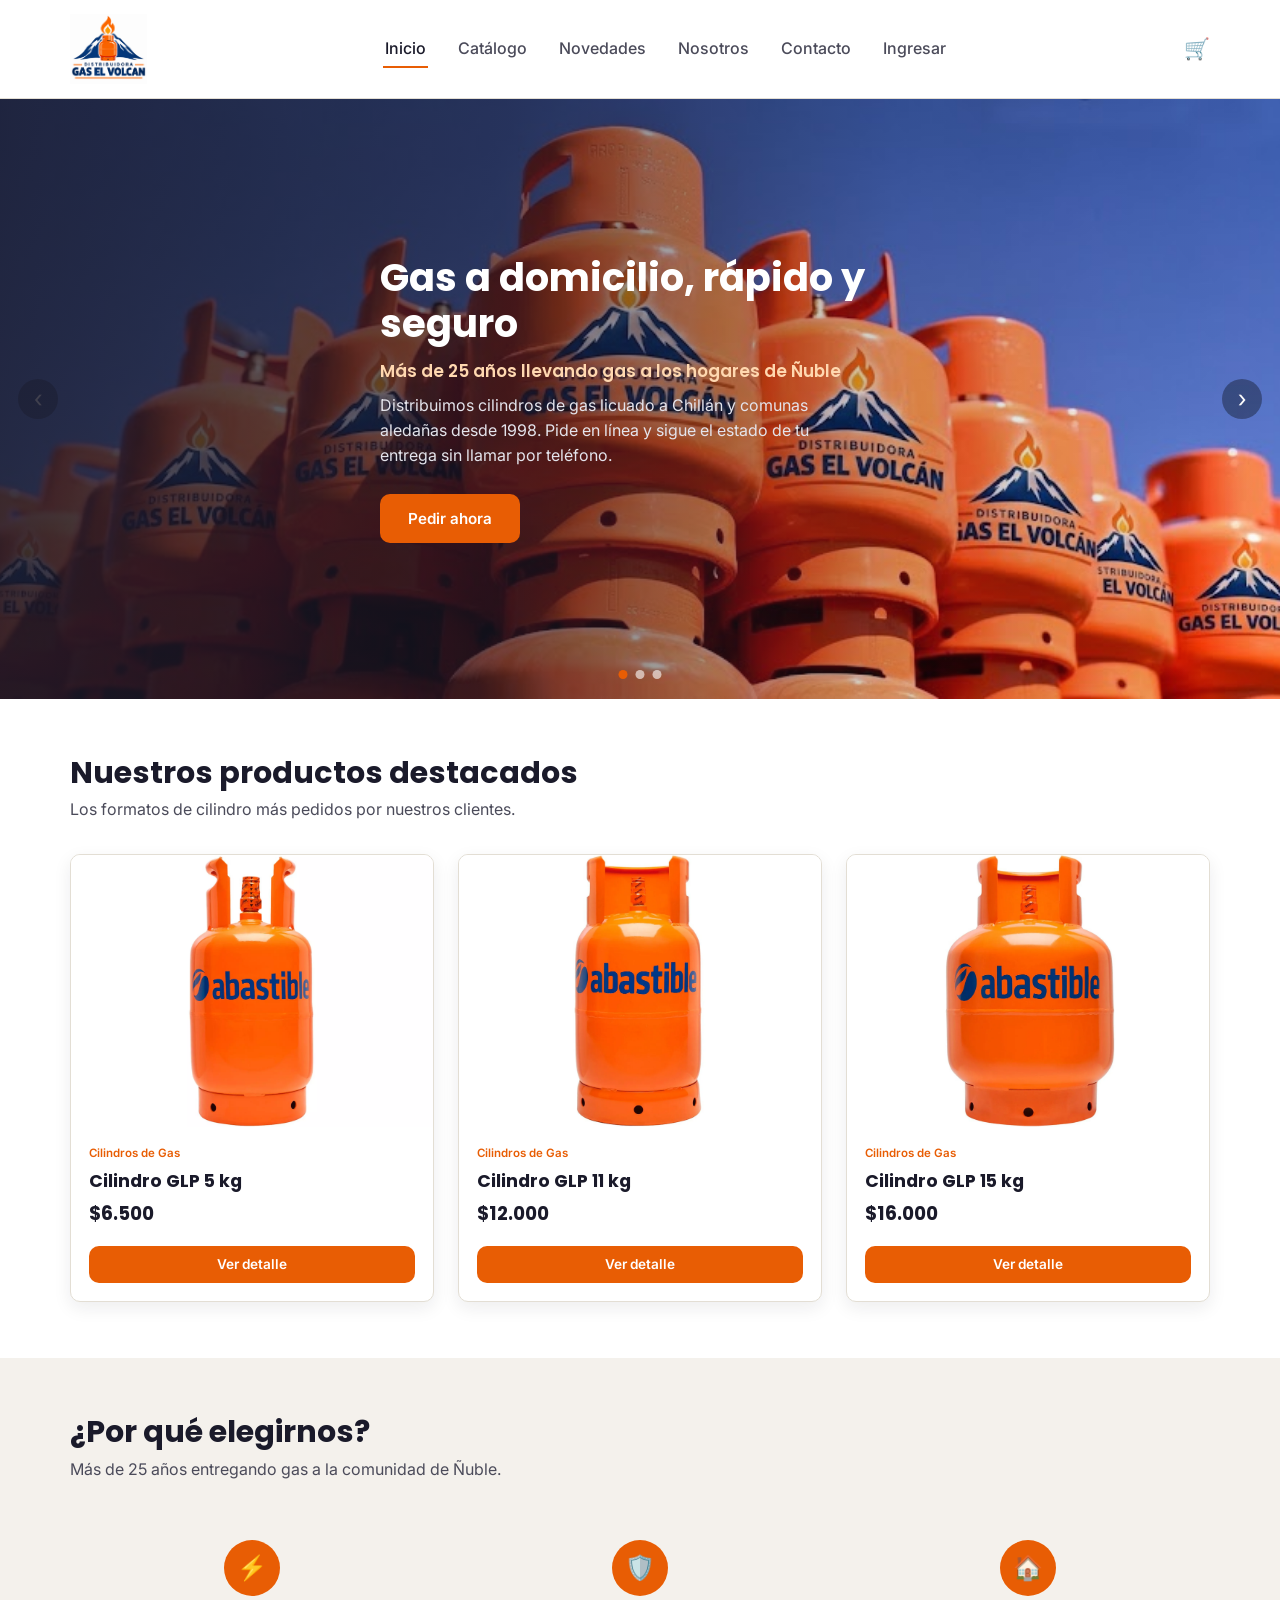
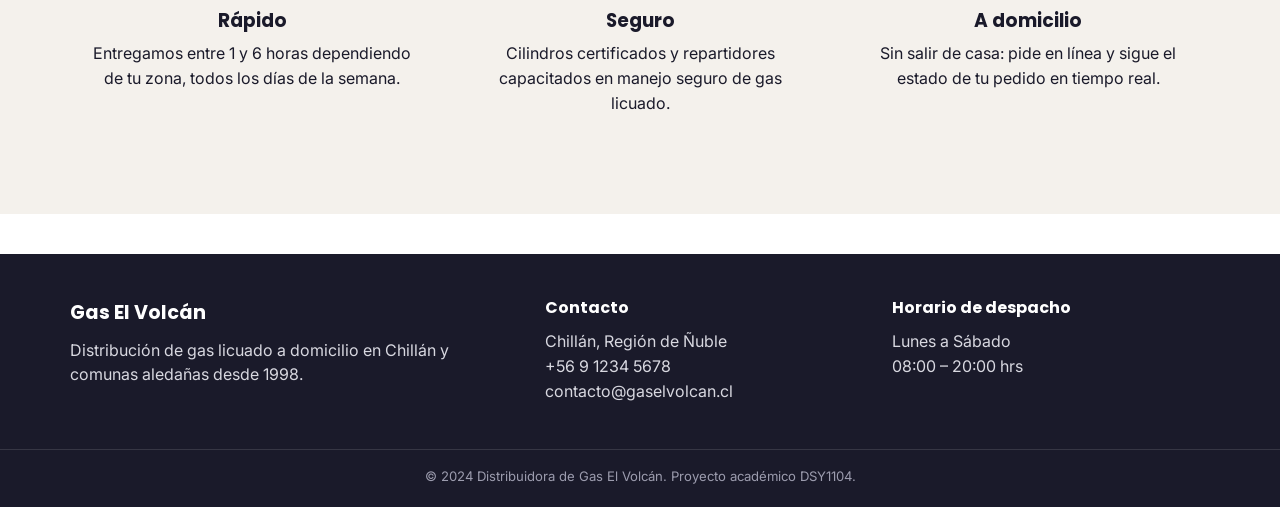
<file: index.html>
<!DOCTYPE html>
<html lang="es">
<head>
<meta charset="UTF-8">
<meta name="viewport" content="width=device-width, initial-scale=1.0">
<title>Gas El Volcán — Gas licuado a domicilio en Chillán</title>
<link rel="stylesheet" href="css/estilos.css">
</head>
<body>

<header class="encabezado">
  <div class="contenedor">
    <a href="index.html" class="marca"><img src="img/logo.png" alt="Gas El Volcán" class="marca__logo"></a>
    <nav class="nav" id="nav-principal">
      <a href="index.html" class="nav__enlace nav__enlace--activo">Inicio</a>
      <a href="catalogo.html" class="nav__enlace">Catálogo</a>
      <a href="novedades.html" class="nav__enlace">Novedades</a>
      <a href="nosotros.html" class="nav__enlace">Nosotros</a>
      <a href="contacto.html" class="nav__enlace">Contacto</a>
      <a href="login.html" class="nav__enlace">Ingresar</a>
    </nav>
    <div class="nav__acciones">
      <a href="carrito.html" class="icono-carrito" aria-label="Carrito">🛒<span id="contador-carrito" class="icono-carrito__contador oculto">0</span></a>
      <button class="menu-hamburguesa" aria-label="Abrir menú" onclick="document.getElementById('nav-principal').classList.toggle('nav--abierto')">
        <span></span><span></span><span></span>
      </button>
    </div>
  </div>
</header>

<main>
  <section class="hero">
    <input type="radio" name="slide" id="slide1" class="carousel__radio" checked>
    <input type="radio" name="slide" id="slide2" class="carousel__radio">
    <input type="radio" name="slide" id="slide3" class="carousel__radio">

    <div class="carousel__slides">
      <div class="carousel__slide carousel__slide--1">
        <img src="img/fotoprincipal.png" alt="Repartidor de Gas El Volcán">
        <label for="slide3" class="carousel__flecha carousel__flecha--prev">‹</label>
        <label for="slide2" class="carousel__flecha carousel__flecha--next">›</label>
      </div>
      <div class="carousel__slide carousel__slide--2">
        <img src="img/balongas.png" alt="Cilindro de gas listo para despacho">
        <label for="slide1" class="carousel__flecha carousel__flecha--prev">‹</label>
        <label for="slide3" class="carousel__flecha carousel__flecha--next">›</label>
      </div>
      <div class="carousel__slide carousel__slide--3">
        <img src="img/reparto.png" alt="Cilindros de gas licuado">
        <label for="slide2" class="carousel__flecha carousel__flecha--prev">‹</label>
        <label for="slide1" class="carousel__flecha carousel__flecha--next">›</label>
      </div>
    </div>

    <div class="hero__overlay">
      <div class="contenedor">
        <div class="hero__contenido">
          <h1 class="hero__eslogan">Gas a domicilio, rápido y seguro</h1>
          <h2 class="hero__subtitulo">Más de 25 años llevando gas a los hogares de Ñuble</h2>
          <p class="hero__texto">Distribuimos cilindros de gas licuado a Chillán y comunas aledañas desde 1998. Pide en línea y sigue el estado de tu entrega sin llamar por teléfono.</p>
          <a href="catalogo.html" class="boton boton--primario">Pedir ahora</a>
        </div>
      </div>
    </div>

    <div class="carousel__dots">
      <label for="slide1" class="carousel__dot"></label>
      <label for="slide2" class="carousel__dot"></label>
      <label for="slide3" class="carousel__dot"></label>
    </div>
  </section>

  <section class="seccion">
    <div class="contenedor">
      <h2 class="titulo-seccion">Nuestros productos destacados</h2>
      <p class="subtitulo-seccion">Los formatos de cilindro más pedidos por nuestros clientes.</p>
      <div class="grid-tarjetas" id="destacados-grid"></div>
    </div>
  </section>

  <section class="seccion seccion--gris">
    <div class="contenedor">
      <h2 class="titulo-seccion">¿Por qué elegirnos?</h2>
      <p class="subtitulo-seccion">Más de 25 años entregando gas a la comunidad de Ñuble.</p>
      <div class="beneficios">
        <div class="beneficio">
          <div class="beneficio__icono">⚡</div>
          <h3>Rápido</h3>
          <p>Entregamos entre 1 y 6 horas dependiendo de tu zona, todos los días de la semana.</p>
        </div>
        <div class="beneficio">
          <div class="beneficio__icono">🛡️</div>
          <h3>Seguro</h3>
          <p>Cilindros certificados y repartidores capacitados en manejo seguro de gas licuado.</p>
        </div>
        <div class="beneficio">
          <div class="beneficio__icono">🏠</div>
          <h3>A domicilio</h3>
          <p>Sin salir de casa: pide en línea y sigue el estado de tu pedido en tiempo real.</p>
        </div>
      </div>
    </div>
  </section>
</main>

<footer class="pie">
  <div class="contenedor">
    <div>
      <div class="pie__marca">Gas El Volcán</div>
      <p>Distribución de gas licuado a domicilio en Chillán y comunas aledañas desde 1998.</p>
    </div>
    <div>
      <h4>Contacto</h4>
      <p>Chillán, Región de Ñuble<br>+56 9 1234 5678<br>contacto@gaselvolcan.cl</p>
    </div>
    <div>
      <h4>Horario de despacho</h4>
      <p>Lunes a Sábado<br>08:00 – 20:00 hrs</p>
    </div>
  </div>
  <div class="pie__inferior">© 2024 Distribuidora de Gas El Volcán. Proyecto académico DSY1104.</div>
</footer>

<script src="js/catalogo.js"></script>
<script src="js/carrito.js"></script>
</body>
</html>
</file>
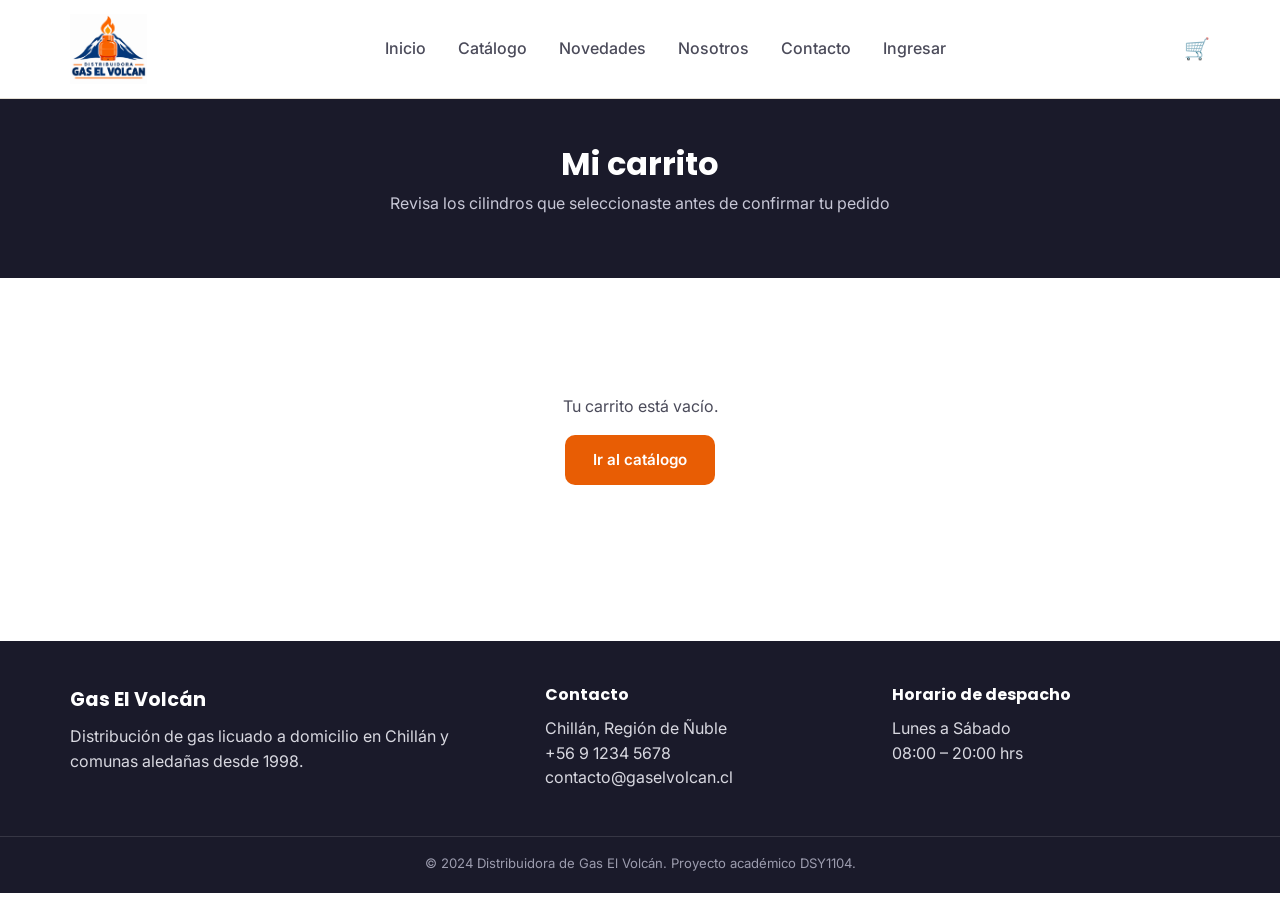
<file: carrito.html>
<!DOCTYPE html>
<html lang="es">
<head>
<meta charset="UTF-8">
<meta name="viewport" content="width=device-width, initial-scale=1.0">
<title>Mi carrito — Gas El Volcán</title>
<link rel="stylesheet" href="css/estilos.css">
</head>
<body>

<header class="encabezado">
  <div class="contenedor">
    <a href="index.html" class="marca"><img src="img/logo.png" alt="Gas El Volcán" class="marca__logo"></a>
    <nav class="nav" id="nav-principal">
      <a href="index.html" class="nav__enlace">Inicio</a>
      <a href="catalogo.html" class="nav__enlace">Catálogo</a>
      <a href="novedades.html" class="nav__enlace">Novedades</a>
      <a href="nosotros.html" class="nav__enlace">Nosotros</a>
      <a href="contacto.html" class="nav__enlace">Contacto</a>
      <a href="login.html" class="nav__enlace">Ingresar</a>
    </nav>
    <div class="nav__acciones">
      <a href="carrito.html" class="icono-carrito nav__enlace--activo" aria-label="Carrito">🛒<span id="contador-carrito" class="icono-carrito__contador oculto">0</span></a>
      <button class="menu-hamburguesa" aria-label="Abrir menú" onclick="document.getElementById('nav-principal').classList.toggle('nav--abierto')">
        <span></span><span></span><span></span>
      </button>
    </div>
  </div>
</header>

<div class="encabezado-pagina">
  <div class="contenedor">
    <h1>Mi carrito</h1>
    <p>Revisa los cilindros que seleccionaste antes de confirmar tu pedido</p>
  </div>
</div>

<main class="seccion">
  <div class="contenedor" id="carrito-contenido">
    <!-- Contenido generado dinámicamente por js/carrito.js -->
  </div>
</main>

<footer class="pie">
  <div class="contenedor">
    <div>
      <div class="pie__marca">Gas El Volcán</div>
      <p>Distribución de gas licuado a domicilio en Chillán y comunas aledañas desde 1998.</p>
    </div>
    <div>
      <h4>Contacto</h4>
      <p>Chillán, Región de Ñuble<br>+56 9 1234 5678<br>contacto@gaselvolcan.cl</p>
    </div>
    <div>
      <h4>Horario de despacho</h4>
      <p>Lunes a Sábado<br>08:00 – 20:00 hrs</p>
    </div>
  </div>
  <div class="pie__inferior">© 2024 Distribuidora de Gas El Volcán. Proyecto académico DSY1104.</div>
</footer>

<script src="js/catalogo.js"></script>
<script src="js/carrito.js"></script>
</body>
</html>
</file>
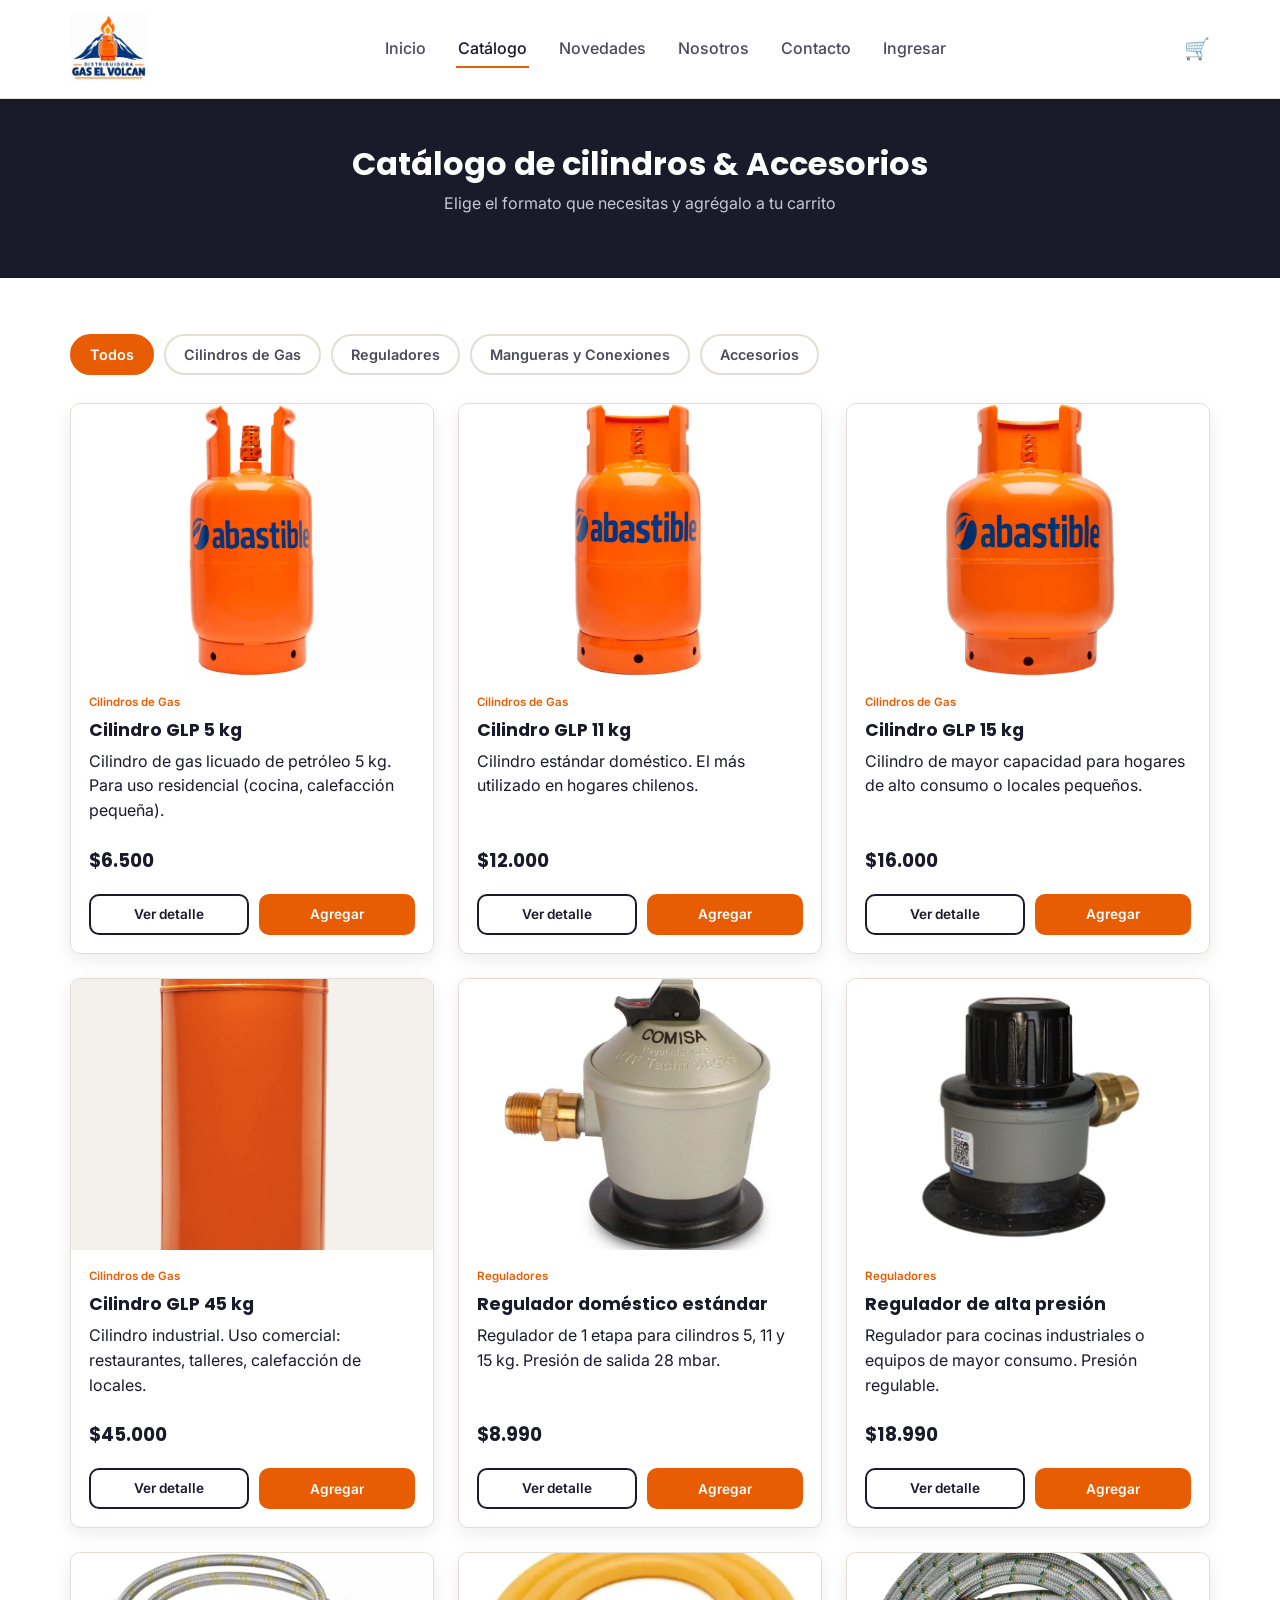
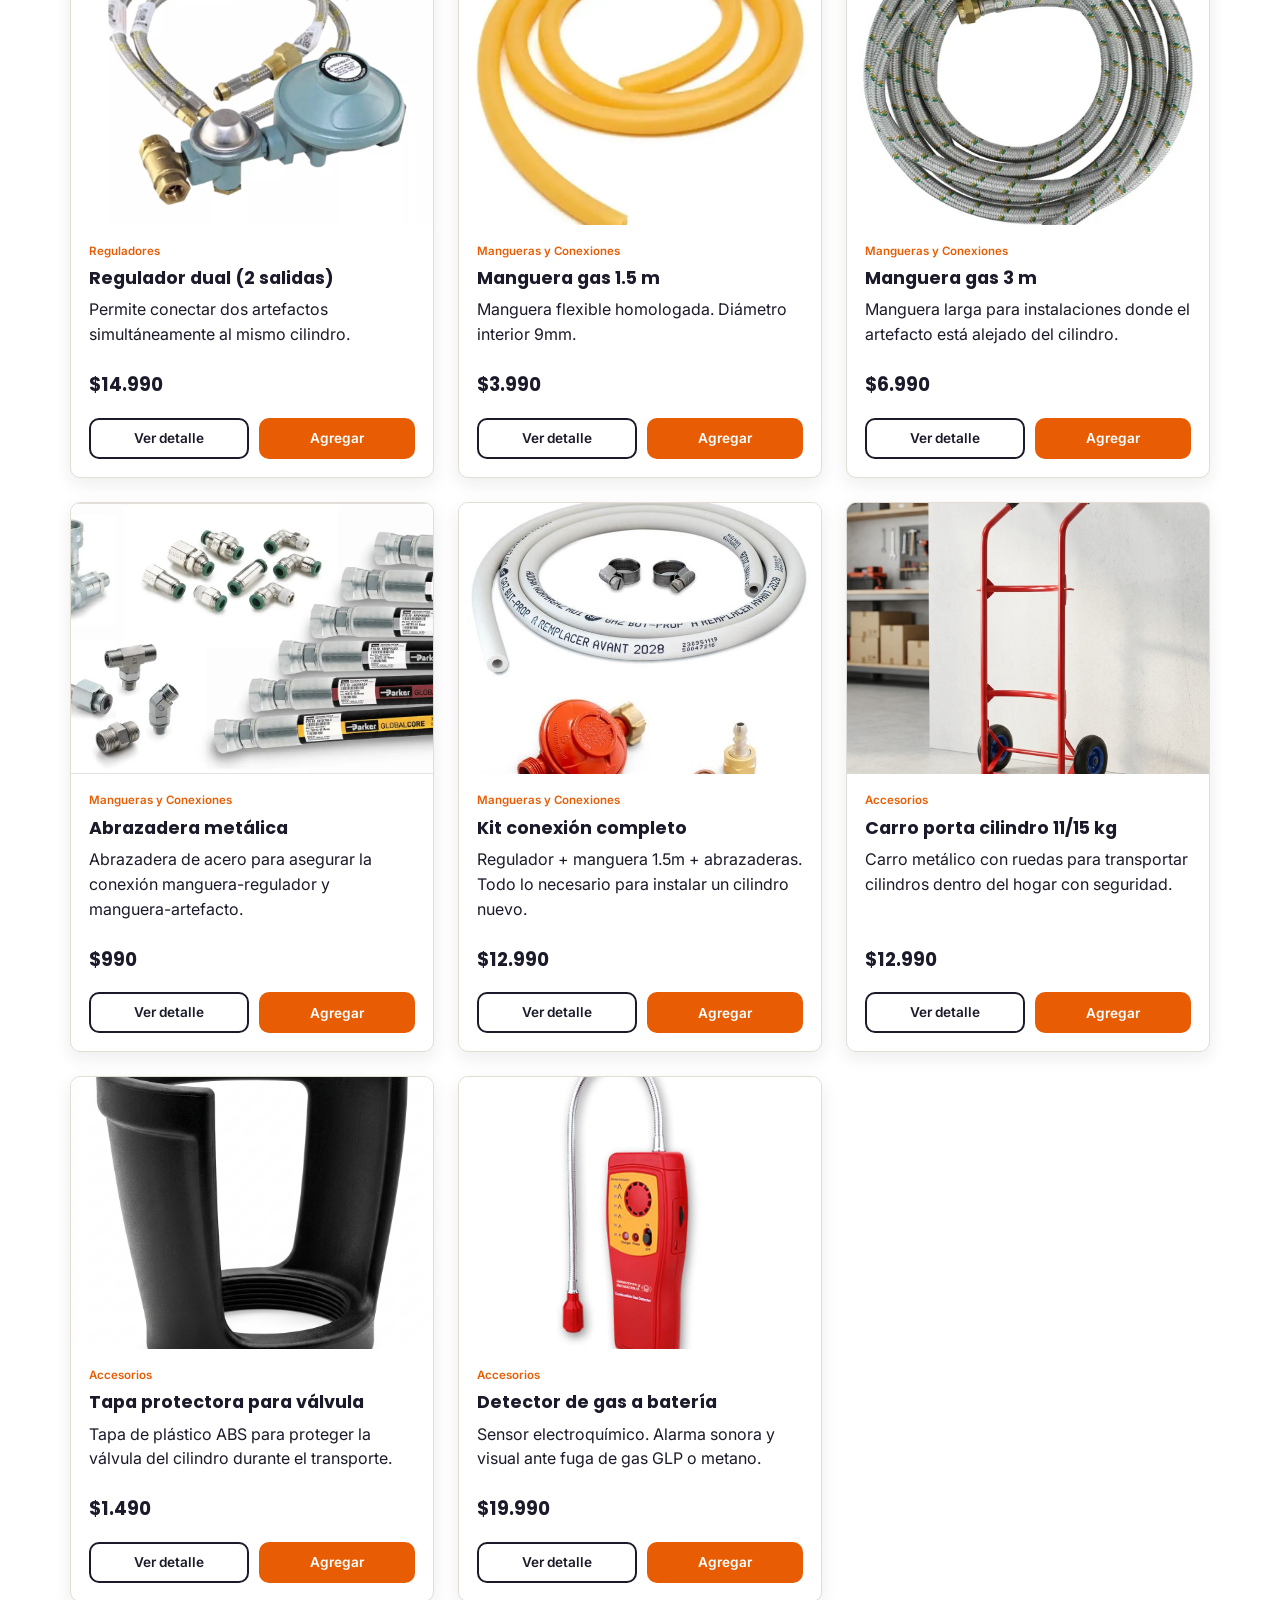
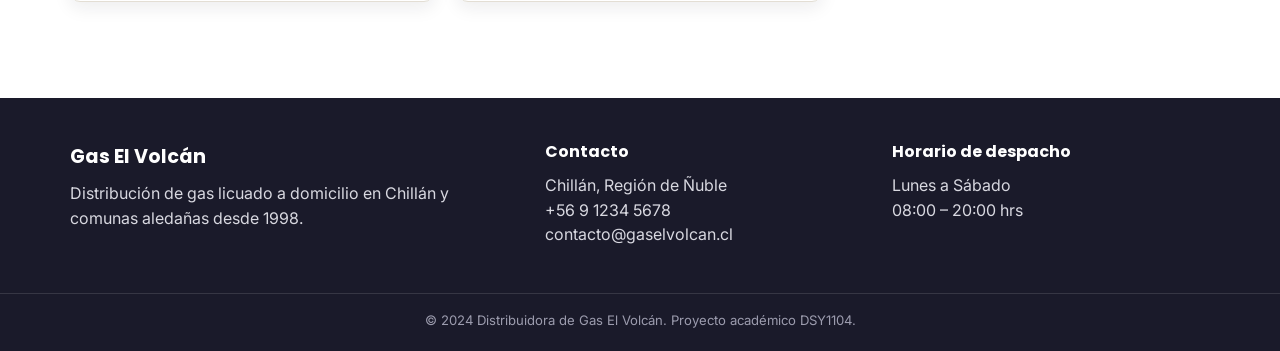
<file: catalogo.html>
<!DOCTYPE html>
<html lang="es">
<head>
<meta charset="UTF-8">
<meta name="viewport" content="width=device-width, initial-scale=1.0">
<title>Catálogo — Gas El Volcán</title>
<link rel="stylesheet" href="css/estilos.css">
</head>
<body>

<header class="encabezado">
  <div class="contenedor">
    <a href="index.html" class="marca"><img src="img/logo.png" alt="Gas El Volcán" class="marca__logo"></a>
    <nav class="nav" id="nav-principal">
      <a href="index.html" class="nav__enlace">Inicio</a>
      <a href="catalogo.html" class="nav__enlace nav__enlace--activo">Catálogo</a>
      <a href="novedades.html" class="nav__enlace">Novedades</a>
      <a href="nosotros.html" class="nav__enlace">Nosotros</a>
      <a href="contacto.html" class="nav__enlace">Contacto</a>
      <a href="login.html" class="nav__enlace">Ingresar</a>
    </nav>
    <div class="nav__acciones">
      <a href="carrito.html" class="icono-carrito" aria-label="Carrito">🛒<span id="contador-carrito" class="icono-carrito__contador oculto">0</span></a>
      <button class="menu-hamburguesa" aria-label="Abrir menú" onclick="document.getElementById('nav-principal').classList.toggle('nav--abierto')">
        <span></span><span></span><span></span>
      </button>
    </div>
  </div>
</header>

<div class="encabezado-pagina">
  <div class="contenedor">
    <h1>Catálogo de cilindros & Accesorios</h1>
    <p>Elige el formato que necesitas y agrégalo a tu carrito</p>
  </div>
</div>

<main class="seccion">
  <div class="contenedor">
    <div id="aviso-carrito" class="mensaje-exito oculto">Producto agregado al carrito.</div>

    <div class="filtro-categorias" id="filtro-categorias">
      <button class="filtro-categorias__boton filtro-categorias__boton--activo" onclick="filtrarCatalogo('Todos', this)">Todos</button>
      <button class="filtro-categorias__boton" onclick="filtrarCatalogo('Cilindros de Gas', this)">Cilindros de Gas</button>
      <button class="filtro-categorias__boton" onclick="filtrarCatalogo('Reguladores', this)">Reguladores</button>
      <button class="filtro-categorias__boton" onclick="filtrarCatalogo('Mangueras y Conexiones', this)">Mangueras y Conexiones</button>
      <button class="filtro-categorias__boton" onclick="filtrarCatalogo('Accesorios', this)">Accesorios</button>
    </div>

    <div class="grid-tarjetas" id="catalogo-grid"></div>
  </div>
</main>

<footer class="pie">
  <div class="contenedor">
    <div>
      <div class="pie__marca">Gas El Volcán</div>
      <p>Distribución de gas licuado a domicilio en Chillán y comunas aledañas desde 1998.</p>
    </div>
    <div>
      <h4>Contacto</h4>
      <p>Chillán, Región de Ñuble<br>+56 9 1234 5678<br>contacto@gaselvolcan.cl</p>
    </div>
    <div>
      <h4>Horario de despacho</h4>
      <p>Lunes a Sábado<br>08:00 – 20:00 hrs</p>
    </div>
  </div>
  <div class="pie__inferior">© 2024 Distribuidora de Gas El Volcán. Proyecto académico DSY1104.</div>
</footer>

<script src="js/catalogo.js"></script>
<script src="js/carrito.js"></script>
</body>
</html>
</file>
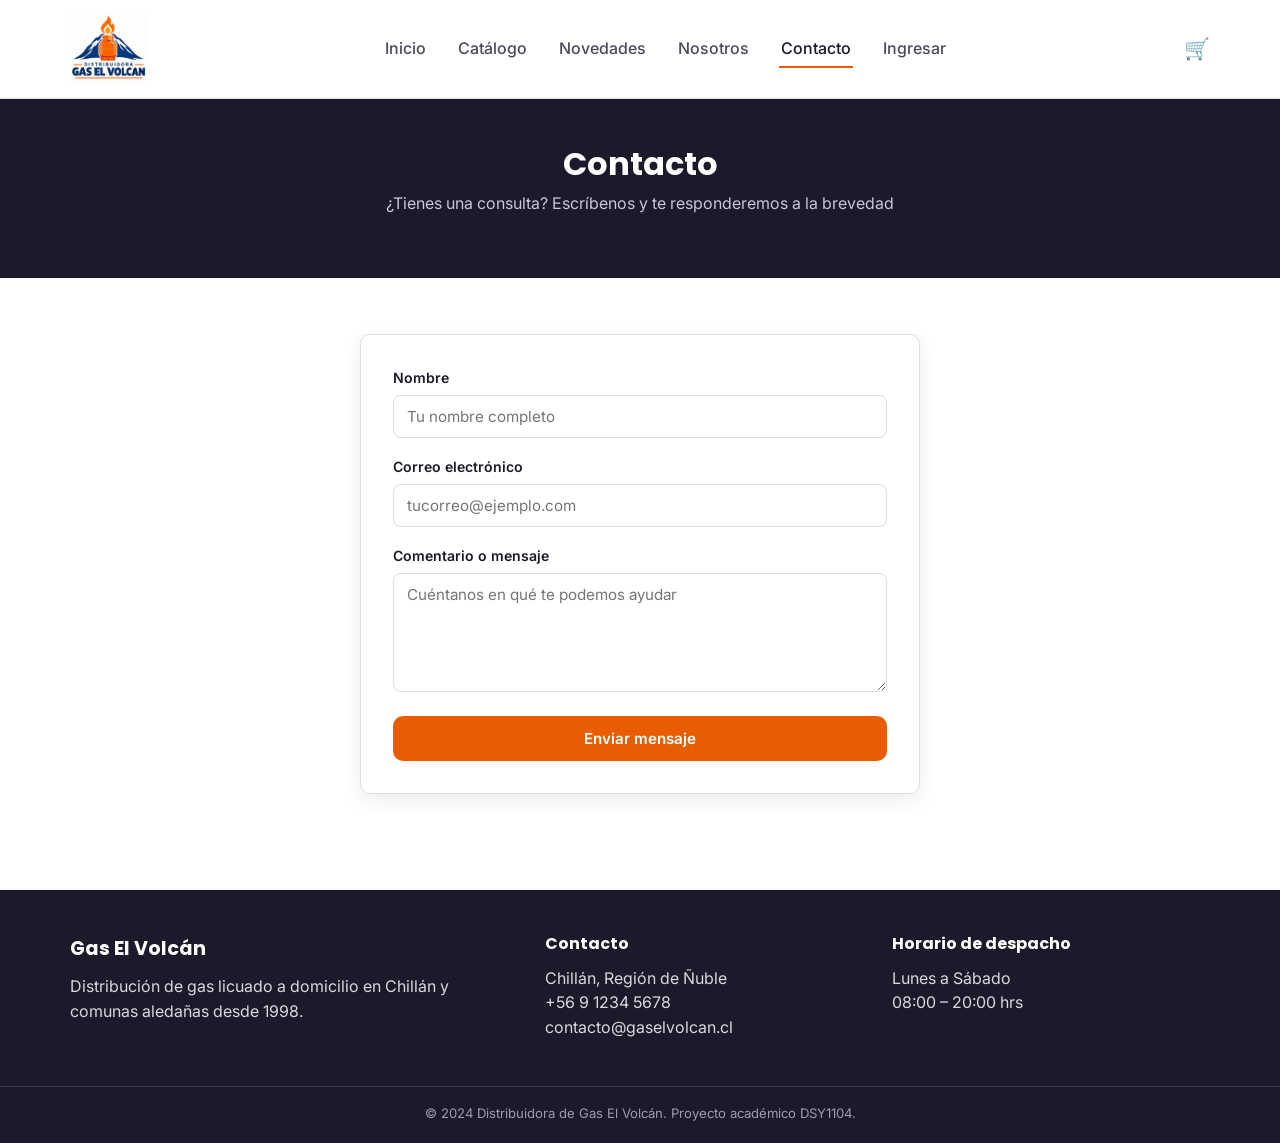
<file: contacto.html>
<!DOCTYPE html>
<html lang="es">
<head>
<meta charset="UTF-8">
<meta name="viewport" content="width=device-width, initial-scale=1.0">
<title>Contacto — Gas El Volcán</title>
<link rel="stylesheet" href="css/estilos.css">
</head>
<body>

<header class="encabezado">
  <div class="contenedor">
    <a href="index.html" class="marca"><img src="img/logo.png" alt="Gas El Volcán" class="marca__logo"></a>
    <nav class="nav" id="nav-principal">
      <a href="index.html" class="nav__enlace">Inicio</a>
      <a href="catalogo.html" class="nav__enlace">Catálogo</a>
      <a href="novedades.html" class="nav__enlace">Novedades</a>
      <a href="nosotros.html" class="nav__enlace">Nosotros</a>
      <a href="contacto.html" class="nav__enlace nav__enlace--activo">Contacto</a>
      <a href="login.html" class="nav__enlace">Ingresar</a>
    </nav>
    <div class="nav__acciones">
      <a href="carrito.html" class="icono-carrito" aria-label="Carrito">🛒<span id="contador-carrito" class="icono-carrito__contador oculto">0</span></a>
      <button class="menu-hamburguesa" aria-label="Abrir menú" onclick="document.getElementById('nav-principal').classList.toggle('nav--abierto')">
        <span></span><span></span><span></span>
      </button>
    </div>
  </div>
</header>

<div class="encabezado-pagina">
  <div class="contenedor">
    <h1>Contacto</h1>
    <p>¿Tienes una consulta? Escríbenos y te responderemos a la brevedad</p>
  </div>
</div>

<main class="seccion">
  <div class="contenedor">
    <form class="formulario" id="form-contacto" onsubmit="return validarContacto(event)" novalidate>
      <div id="mensaje-exito" class="mensaje-exito oculto"></div>

      <div class="campo">
        <label for="nombre">Nombre</label>
        <input type="text" id="nombre" name="nombre" maxlength="100" placeholder="Tu nombre completo">
        <span class="mensaje-error" id="error-nombre"></span>
      </div>

      <div class="campo">
        <label for="correo">Correo electrónico</label>
        <input type="email" id="correo" name="correo" maxlength="100" placeholder="tucorreo@ejemplo.com">
        <span class="mensaje-error" id="error-correo"></span>
      </div>

      <div class="campo">
        <label for="comentario">Comentario o mensaje</label>
        <textarea id="comentario" name="comentario" rows="5" maxlength="500" placeholder="Cuéntanos en qué te podemos ayudar"></textarea>
        <span class="mensaje-error" id="error-comentario"></span>
      </div>

      <button type="submit" class="boton boton--primario" style="width:100%">Enviar mensaje</button>
    </form>
  </div>
</main>

<footer class="pie">
  <div class="contenedor">
    <div>
      <div class="pie__marca">Gas El Volcán</div>
      <p>Distribución de gas licuado a domicilio en Chillán y comunas aledañas desde 1998.</p>
    </div>
    <div>
      <h4>Contacto</h4>
      <p>Chillán, Región de Ñuble<br>+56 9 1234 5678<br>contacto@gaselvolcan.cl</p>
    </div>
    <div>
      <h4>Horario de despacho</h4>
      <p>Lunes a Sábado<br>08:00 – 20:00 hrs</p>
    </div>
  </div>
  <div class="pie__inferior">© 2024 Distribuidora de Gas El Volcán. Proyecto académico DSY1104.</div>
</footer>

<script src="js/catalogo.js"></script>
<script src="js/carrito.js"></script>
<script src="js/validaciones.js"></script>
</body>
</html>
</file>
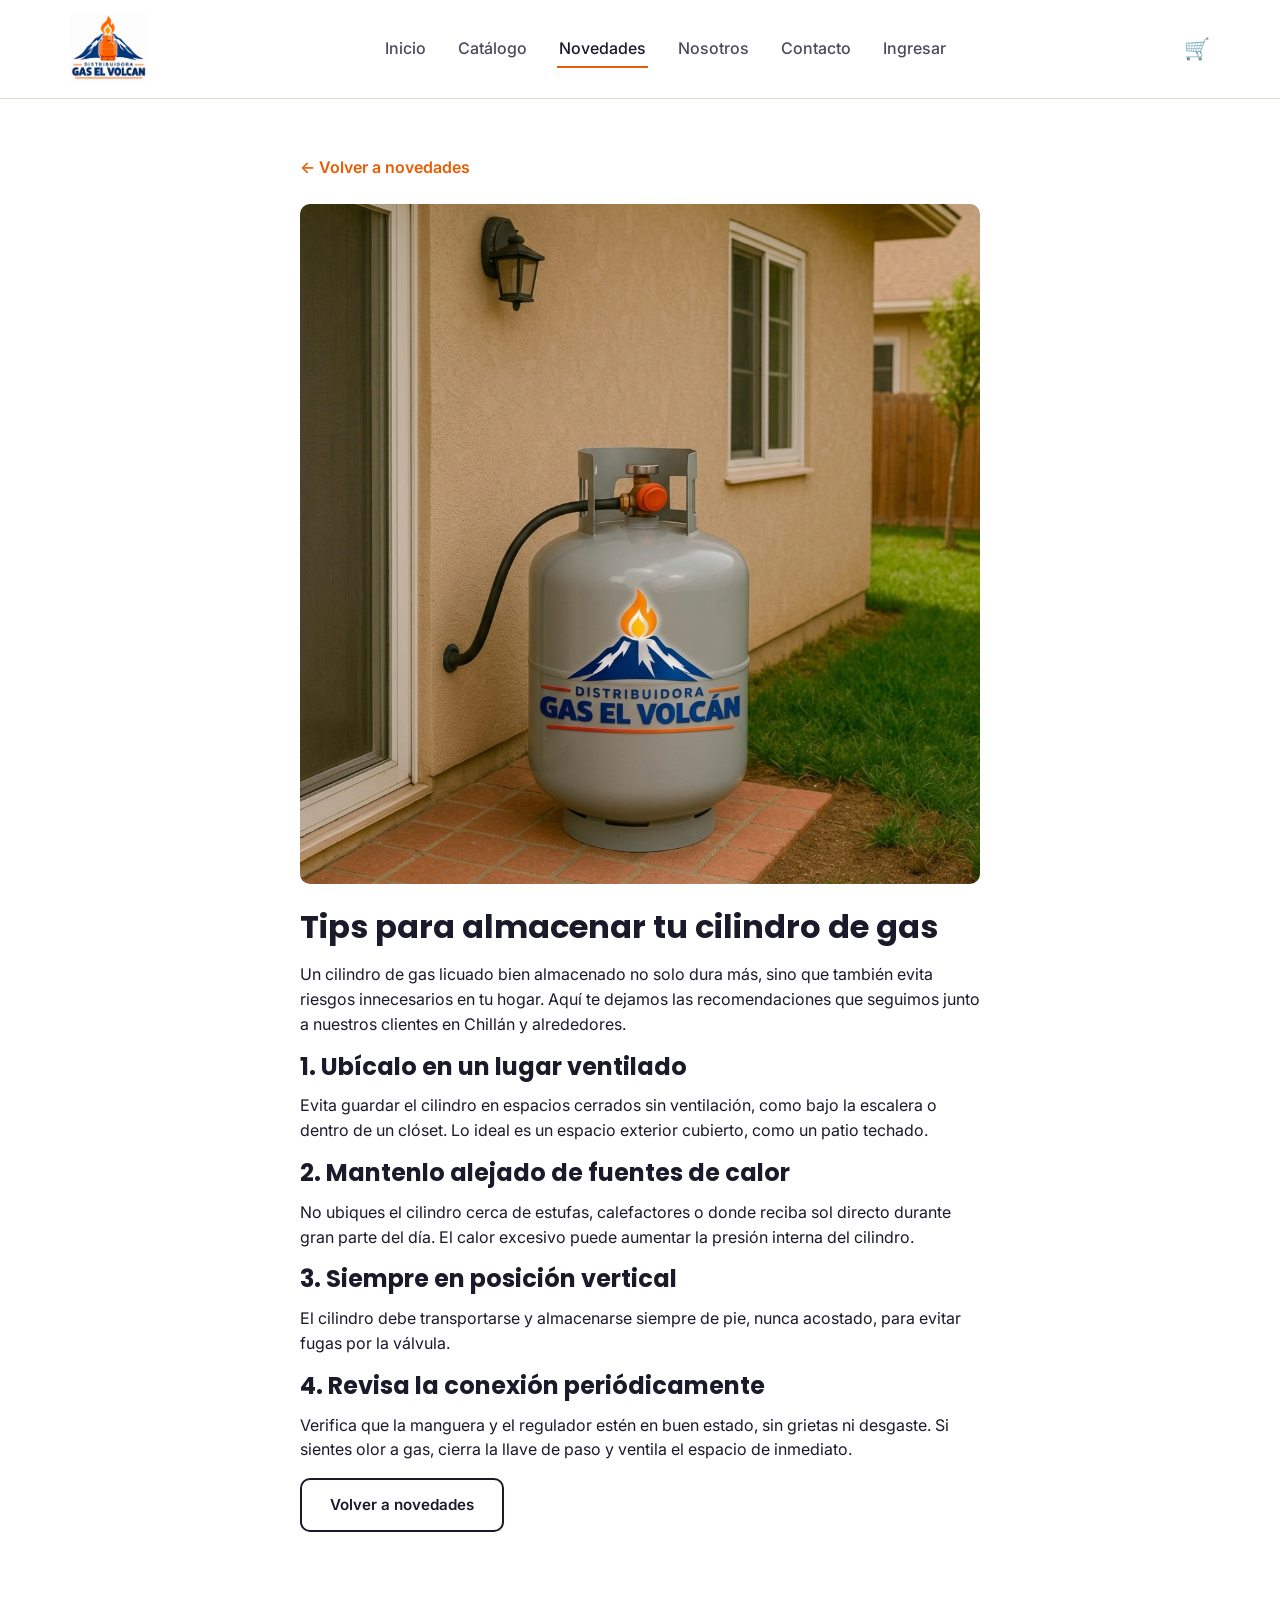
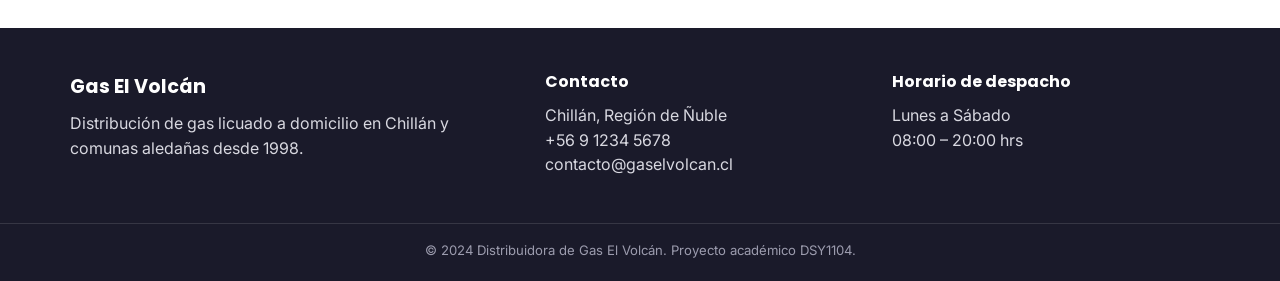
<file: detalle-novedad1.html>
<!DOCTYPE html>
<html lang="es">
<head>
<meta charset="UTF-8">
<meta name="viewport" content="width=device-width, initial-scale=1.0">
<title>Tips para almacenar tu cilindro de gas — Gas El Volcán</title>
<link rel="stylesheet" href="css/estilos.css">
</head>
<body>

<header class="encabezado">
  <div class="contenedor">
    <a href="index.html" class="marca"><img src="img/logo.png" alt="Gas El Volcán" class="marca__logo"></a>
    <nav class="nav" id="nav-principal">
      <a href="index.html" class="nav__enlace">Inicio</a>
      <a href="catalogo.html" class="nav__enlace">Catálogo</a>
      <a href="novedades.html" class="nav__enlace nav__enlace--activo">Novedades</a>
      <a href="nosotros.html" class="nav__enlace">Nosotros</a>
      <a href="contacto.html" class="nav__enlace">Contacto</a>
      <a href="login.html" class="nav__enlace">Ingresar</a>
    </nav>
    <div class="nav__acciones">
      <a href="carrito.html" class="icono-carrito" aria-label="Carrito">🛒<span id="contador-carrito" class="icono-carrito__contador oculto">0</span></a>
      <button class="menu-hamburguesa" aria-label="Abrir menú" onclick="document.getElementById('nav-principal').classList.toggle('nav--abierto')">
        <span></span><span></span><span></span>
      </button>
    </div>
  </div>
</header>

<main class="seccion">
  <div class="contenedor bloque-texto">
    <a href="novedades.html" class="enlace-volver">← Volver a novedades</a>
    <img src="img/novedades1.png" alt="Cilindro de gas almacenado correctamente" style="border-radius:10px; margin-bottom:24px;">
    <h1>Tips para almacenar tu cilindro de gas</h1>
    <p>Un cilindro de gas licuado bien almacenado no solo dura más, sino que también evita riesgos innecesarios en tu hogar. Aquí te dejamos las recomendaciones que seguimos junto a nuestros clientes en Chillán y alrededores.</p>

    <h2>1. Ubícalo en un lugar ventilado</h2>
    <p>Evita guardar el cilindro en espacios cerrados sin ventilación, como bajo la escalera o dentro de un clóset. Lo ideal es un espacio exterior cubierto, como un patio techado.</p>

    <h2>2. Mantenlo alejado de fuentes de calor</h2>
    <p>No ubiques el cilindro cerca de estufas, calefactores o donde reciba sol directo durante gran parte del día. El calor excesivo puede aumentar la presión interna del cilindro.</p>

    <h2>3. Siempre en posición vertical</h2>
    <p>El cilindro debe transportarse y almacenarse siempre de pie, nunca acostado, para evitar fugas por la válvula.</p>

    <h2>4. Revisa la conexión periódicamente</h2>
    <p>Verifica que la manguera y el regulador estén en buen estado, sin grietas ni desgaste. Si sientes olor a gas, cierra la llave de paso y ventila el espacio de inmediato.</p>

    <a href="novedades.html" class="boton boton--secundario">Volver a novedades</a>
  </div>
</main>

<footer class="pie">
  <div class="contenedor">
    <div>
      <div class="pie__marca">Gas El Volcán</div>
      <p>Distribución de gas licuado a domicilio en Chillán y comunas aledañas desde 1998.</p>
    </div>
    <div>
      <h4>Contacto</h4>
      <p>Chillán, Región de Ñuble<br>+56 9 1234 5678<br>contacto@gaselvolcan.cl</p>
    </div>
    <div>
      <h4>Horario de despacho</h4>
      <p>Lunes a Sábado<br>08:00 – 20:00 hrs</p>
    </div>
  </div>
  <div class="pie__inferior">© 2024 Distribuidora de Gas El Volcán. Proyecto académico DSY1104.</div>
</footer>

<script src="js/catalogo.js"></script>
<script src="js/carrito.js"></script>
</body>
</html>
</file>
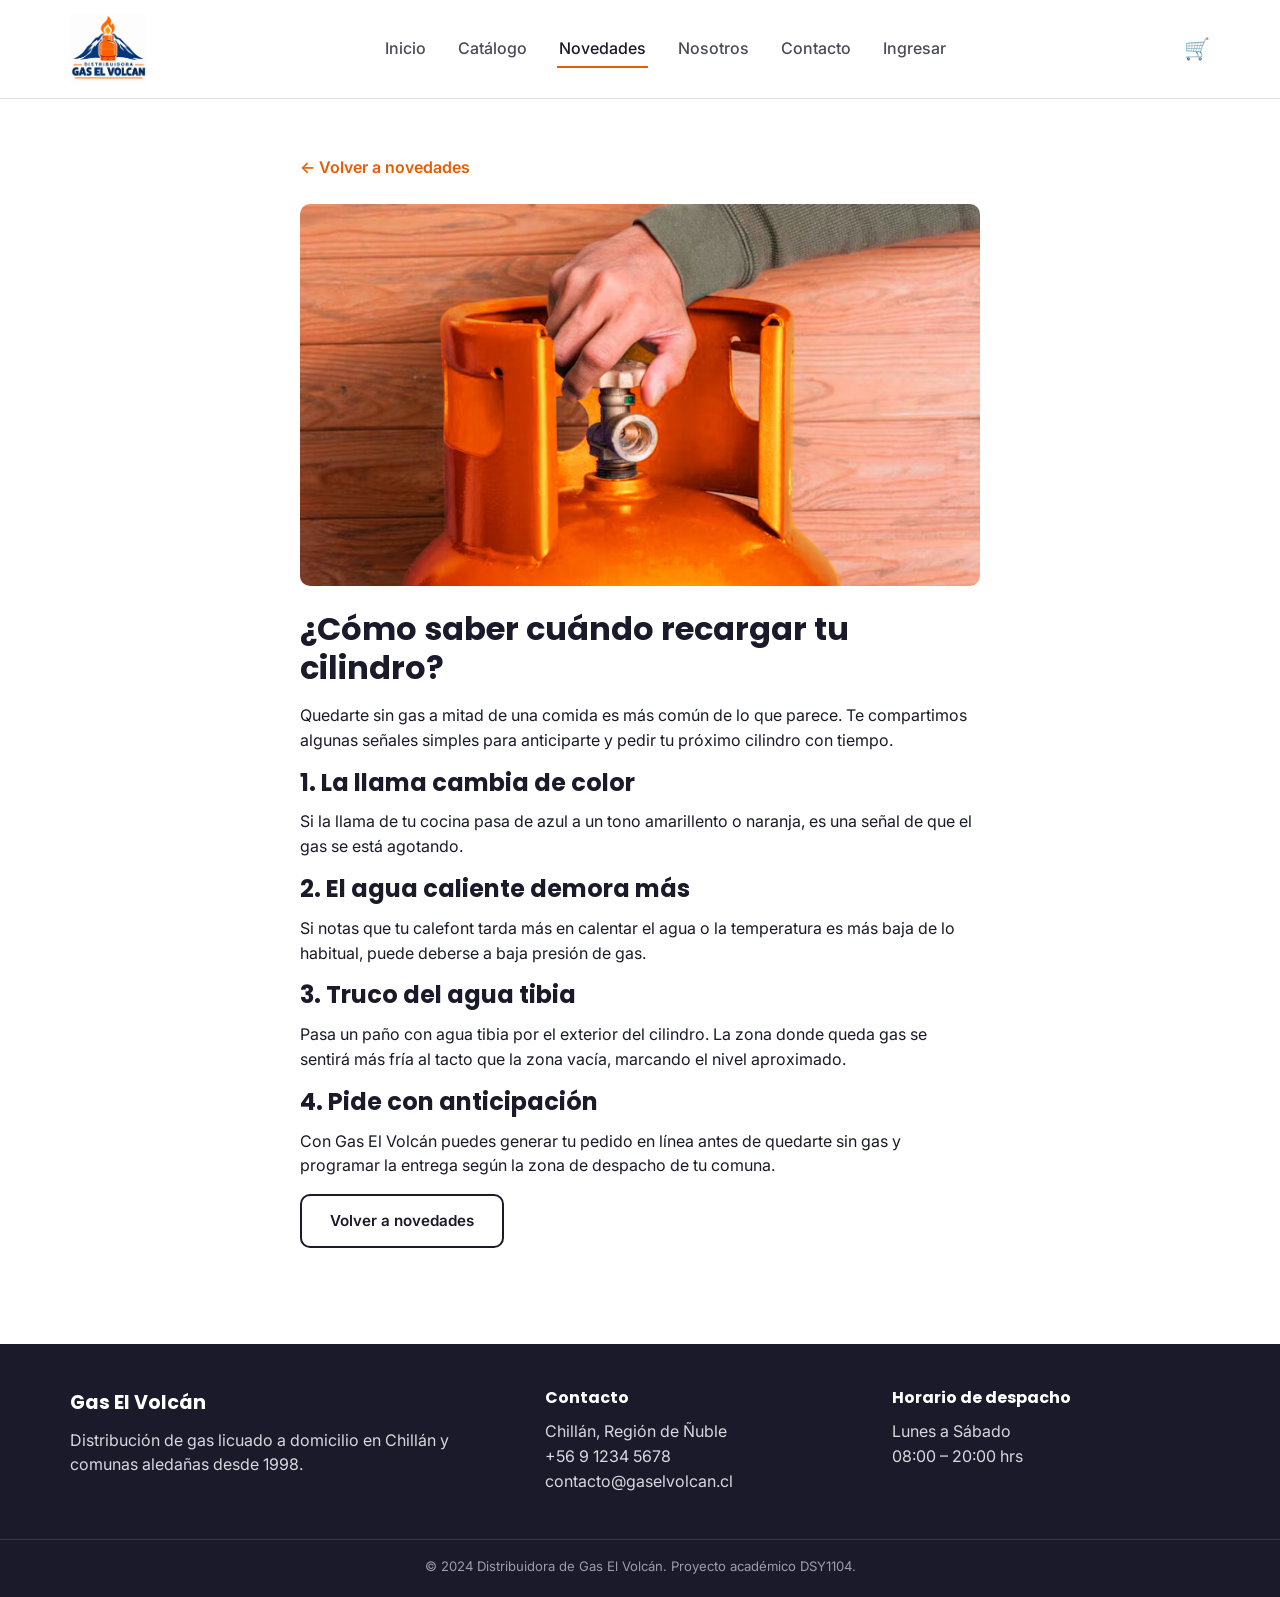
<file: detalle-novedad2.html>
<!DOCTYPE html>
<html lang="es">
<head>
<meta charset="UTF-8">
<meta name="viewport" content="width=device-width, initial-scale=1.0">
<title>¿Cómo saber cuándo recargar tu cilindro? — Gas El Volcán</title>
<link rel="stylesheet" href="css/estilos.css">
</head>
<body>

<header class="encabezado">
  <div class="contenedor">
    <a href="index.html" class="marca"><img src="img/logo.png" alt="Gas El Volcán" class="marca__logo"></a>
    <nav class="nav" id="nav-principal">
      <a href="index.html" class="nav__enlace">Inicio</a>
      <a href="catalogo.html" class="nav__enlace">Catálogo</a>
      <a href="novedades.html" class="nav__enlace nav__enlace--activo">Novedades</a>
      <a href="nosotros.html" class="nav__enlace">Nosotros</a>
      <a href="contacto.html" class="nav__enlace">Contacto</a>
      <a href="login.html" class="nav__enlace">Ingresar</a>
    </nav>
    <div class="nav__acciones">
      <a href="carrito.html" class="icono-carrito" aria-label="Carrito">🛒<span id="contador-carrito" class="icono-carrito__contador oculto">0</span></a>
      <button class="menu-hamburguesa" aria-label="Abrir menú" onclick="document.getElementById('nav-principal').classList.toggle('nav--abierto')">
        <span></span><span></span><span></span>
      </button>
    </div>
  </div>
</header>

<main class="seccion">
  <div class="contenedor bloque-texto">
    <a href="novedades.html" class="enlace-volver">← Volver a novedades</a>
    <img src="img/novedades2.png" alt="Persona revisando el nivel de gas de un cilindro" style="border-radius:10px; margin-bottom:24px;">
    <h1>¿Cómo saber cuándo recargar tu cilindro?</h1>
    <p>Quedarte sin gas a mitad de una comida es más común de lo que parece. Te compartimos algunas señales simples para anticiparte y pedir tu próximo cilindro con tiempo.</p>

    <h2>1. La llama cambia de color</h2>
    <p>Si la llama de tu cocina pasa de azul a un tono amarillento o naranja, es una señal de que el gas se está agotando.</p>

    <h2>2. El agua caliente demora más</h2>
    <p>Si notas que tu calefont tarda más en calentar el agua o la temperatura es más baja de lo habitual, puede deberse a baja presión de gas.</p>

    <h2>3. Truco del agua tibia</h2>
    <p>Pasa un paño con agua tibia por el exterior del cilindro. La zona donde queda gas se sentirá más fría al tacto que la zona vacía, marcando el nivel aproximado.</p>

    <h2>4. Pide con anticipación</h2>
    <p>Con Gas El Volcán puedes generar tu pedido en línea antes de quedarte sin gas y programar la entrega según la zona de despacho de tu comuna.</p>

    <a href="novedades.html" class="boton boton--secundario">Volver a novedades</a>
  </div>
</main>

<footer class="pie">
  <div class="contenedor">
    <div>
      <div class="pie__marca">Gas El Volcán</div>
      <p>Distribución de gas licuado a domicilio en Chillán y comunas aledañas desde 1998.</p>
    </div>
    <div>
      <h4>Contacto</h4>
      <p>Chillán, Región de Ñuble<br>+56 9 1234 5678<br>contacto@gaselvolcan.cl</p>
    </div>
    <div>
      <h4>Horario de despacho</h4>
      <p>Lunes a Sábado<br>08:00 – 20:00 hrs</p>
    </div>
  </div>
  <div class="pie__inferior">© 2024 Distribuidora de Gas El Volcán. Proyecto académico DSY1104.</div>
</footer>

<script src="js/catalogo.js"></script>
<script src="js/carrito.js"></script>
</body>
</html>
</file>
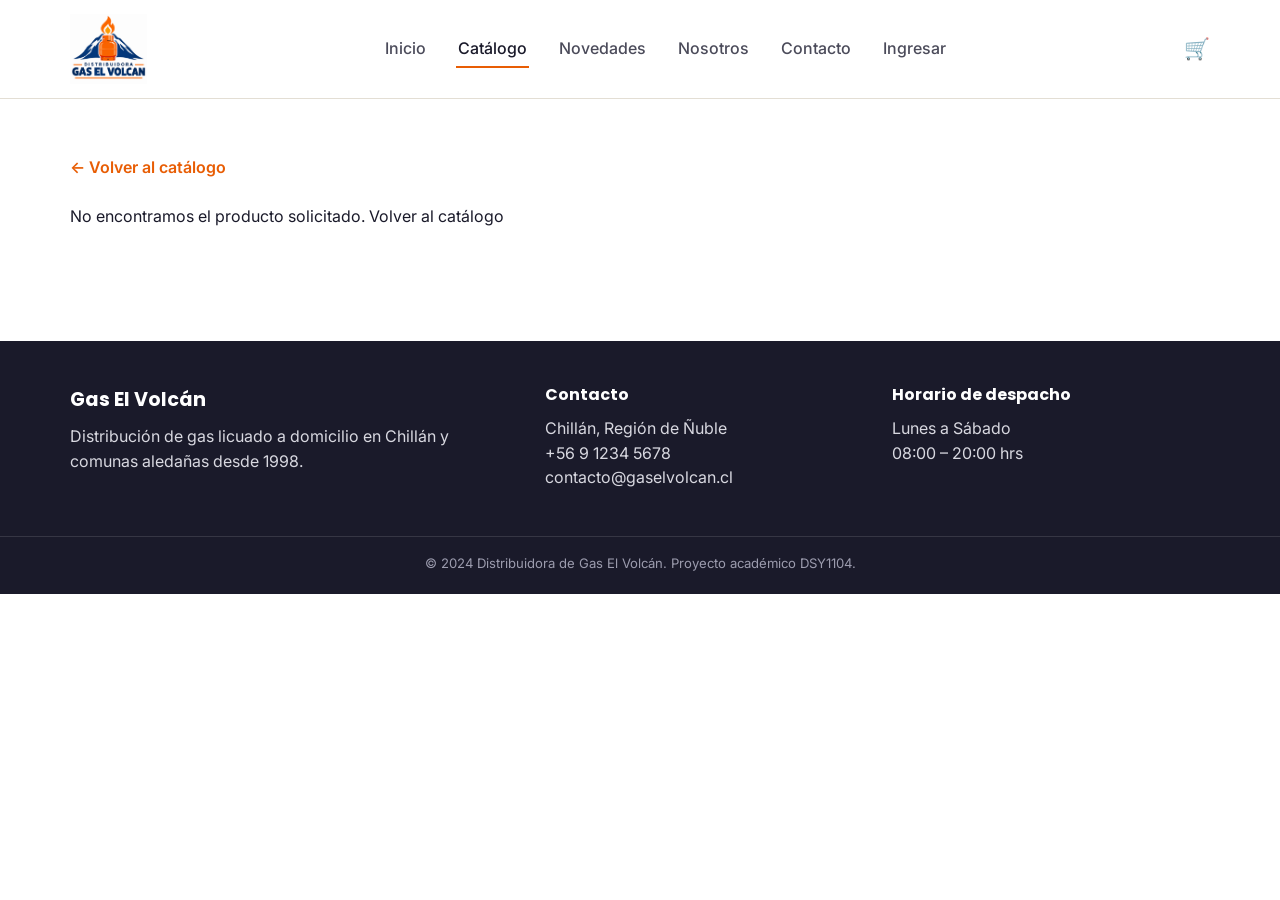
<file: detalle-producto.html>
<!DOCTYPE html>
<html lang="es">
<head>
<meta charset="UTF-8">
<meta name="viewport" content="width=device-width, initial-scale=1.0">
<title>Detalle del producto — Gas El Volcán</title>
<link rel="stylesheet" href="css/estilos.css">
</head>
<body>

<header class="encabezado">
  <div class="contenedor">
    <a href="index.html" class="marca"><img src="img/logo.png" alt="Gas El Volcán" class="marca__logo"></a>
    <nav class="nav" id="nav-principal">
      <a href="index.html" class="nav__enlace">Inicio</a>
      <a href="catalogo.html" class="nav__enlace nav__enlace--activo">Catálogo</a>
      <a href="novedades.html" class="nav__enlace">Novedades</a>
      <a href="nosotros.html" class="nav__enlace">Nosotros</a>
      <a href="contacto.html" class="nav__enlace">Contacto</a>
      <a href="login.html" class="nav__enlace">Ingresar</a>
    </nav>
    <div class="nav__acciones">
      <a href="carrito.html" class="icono-carrito" aria-label="Carrito">🛒<span id="contador-carrito" class="icono-carrito__contador oculto">0</span></a>
      <button class="menu-hamburguesa" aria-label="Abrir menú" onclick="document.getElementById('nav-principal').classList.toggle('nav--abierto')">
        <span></span><span></span><span></span>
      </button>
    </div>
  </div>
</header>

<main class="seccion">
  <div class="contenedor">
    <a href="catalogo.html" class="enlace-volver">← Volver al catálogo</a>
    <div class="detalle-producto" id="detalle-producto">
      <p>Cargando producto...</p>
    </div>
  </div>
</main>

<footer class="pie">
  <div class="contenedor">
    <div>
      <div class="pie__marca">Gas El Volcán</div>
      <p>Distribución de gas licuado a domicilio en Chillán y comunas aledañas desde 1998.</p>
    </div>
    <div>
      <h4>Contacto</h4>
      <p>Chillán, Región de Ñuble<br>+56 9 1234 5678<br>contacto@gaselvolcan.cl</p>
    </div>
    <div>
      <h4>Horario de despacho</h4>
      <p>Lunes a Sábado<br>08:00 – 20:00 hrs</p>
    </div>
  </div>
  <div class="pie__inferior">© 2024 Distribuidora de Gas El Volcán. Proyecto académico DSY1104.</div>
</footer>

<script src="js/catalogo.js"></script>
<script src="js/carrito.js"></script>
</body>
</html>
</file>
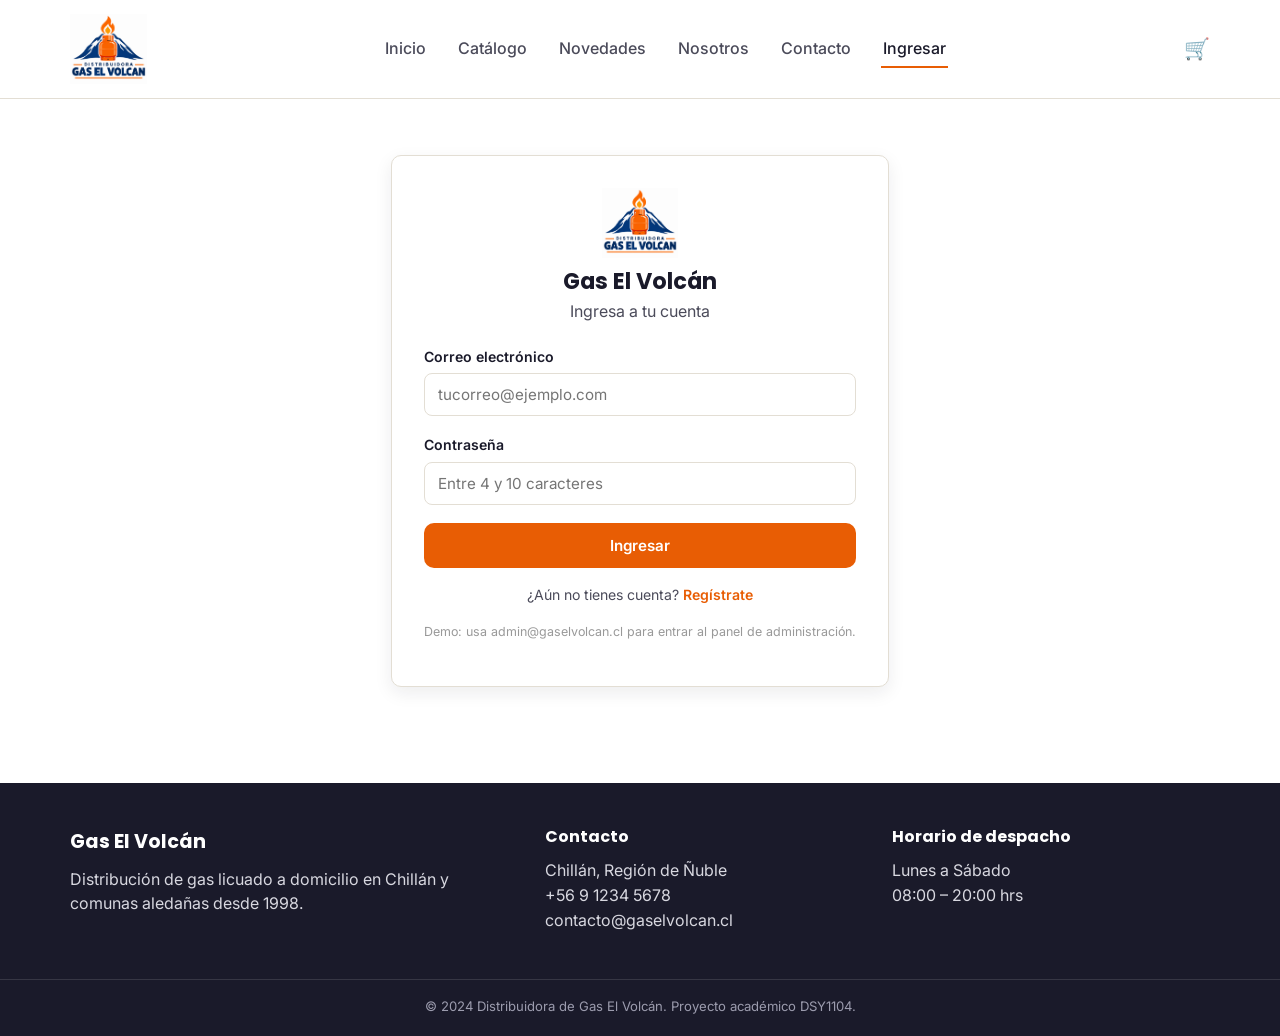
<file: login.html>
<!DOCTYPE html>
<html lang="es">
<head>
<meta charset="UTF-8">
<meta name="viewport" content="width=device-width, initial-scale=1.0">
<title>Iniciar sesión — Gas El Volcán</title>
<link rel="stylesheet" href="css/estilos.css">
</head>
<body>

<header class="encabezado">
  <div class="contenedor">
    <a href="index.html" class="marca"><img src="img/logo.png" alt="Gas El Volcán" class="marca__logo"></a>
    <nav class="nav" id="nav-principal">
      <a href="index.html" class="nav__enlace">Inicio</a>
      <a href="catalogo.html" class="nav__enlace">Catálogo</a>
      <a href="novedades.html" class="nav__enlace">Novedades</a>
      <a href="nosotros.html" class="nav__enlace">Nosotros</a>
      <a href="contacto.html" class="nav__enlace">Contacto</a>
      <a href="login.html" class="nav__enlace nav__enlace--activo">Ingresar</a>
    </nav>
    <div class="nav__acciones">
      <a href="carrito.html" class="icono-carrito" aria-label="Carrito">🛒<span id="contador-carrito" class="icono-carrito__contador oculto">0</span></a>
      <button class="menu-hamburguesa" aria-label="Abrir menú" onclick="document.getElementById('nav-principal').classList.toggle('nav--abierto')">
        <span></span><span></span><span></span>
      </button>
    </div>
  </div>
</header>

<main class="seccion" style="min-height:60vh; display:flex; align-items:center;">
  <div class="contenedor">
    <form class="formulario" id="form-login" onsubmit="return validarLogin(event)" novalidate>
      <div style="text-align:center; margin-bottom:22px;">
        <div class="marca" style="display:flex; justify-content:center; margin-bottom:10px;">
          <img src="img/logo.png" alt="Gas El Volcán" class="marca__logo">
        </div>
        <h1 style="font-size:1.4rem; margin:0;">Gas El Volcán</h1>
        <p style="color:var(--gris-medio); margin-top:4px;">Ingresa a tu cuenta</p>
      </div>

      <div class="campo">
        <label for="correo">Correo electrónico</label>
        <input type="email" id="correo" name="correo" maxlength="100" placeholder="tucorreo@ejemplo.com">
        <span class="mensaje-error" id="error-correo"></span>
      </div>

      <div class="campo">
        <label for="clave">Contraseña</label>
        <input type="password" id="clave" name="clave" maxlength="10" placeholder="Entre 4 y 10 caracteres">
        <span class="mensaje-error" id="error-clave"></span>
      </div>

      <button type="submit" class="boton boton--primario" style="width:100%">Ingresar</button>
      <p class="formulario__pie">¿Aún no tienes cuenta? <a href="registro.html" style="color:var(--naranja); font-weight:600;">Regístrate</a></p>
      <p class="formulario__pie" style="font-size:0.78rem; color:#999;">Demo: usa admin@gaselvolcan.cl para entrar al panel de administración.</p>
    </form>
  </div>
</main>

<footer class="pie">
  <div class="contenedor">
    <div>
      <div class="pie__marca">Gas El Volcán</div>
      <p>Distribución de gas licuado a domicilio en Chillán y comunas aledañas desde 1998.</p>
    </div>
    <div>
      <h4>Contacto</h4>
      <p>Chillán, Región de Ñuble<br>+56 9 1234 5678<br>contacto@gaselvolcan.cl</p>
    </div>
    <div>
      <h4>Horario de despacho</h4>
      <p>Lunes a Sábado<br>08:00 – 20:00 hrs</p>
    </div>
  </div>
  <div class="pie__inferior">© 2024 Distribuidora de Gas El Volcán. Proyecto académico DSY1104.</div>
</footer>

<script src="js/catalogo.js"></script>
<script src="js/carrito.js"></script>
<script src="js/validaciones.js"></script>
</body>
</html>
</file>
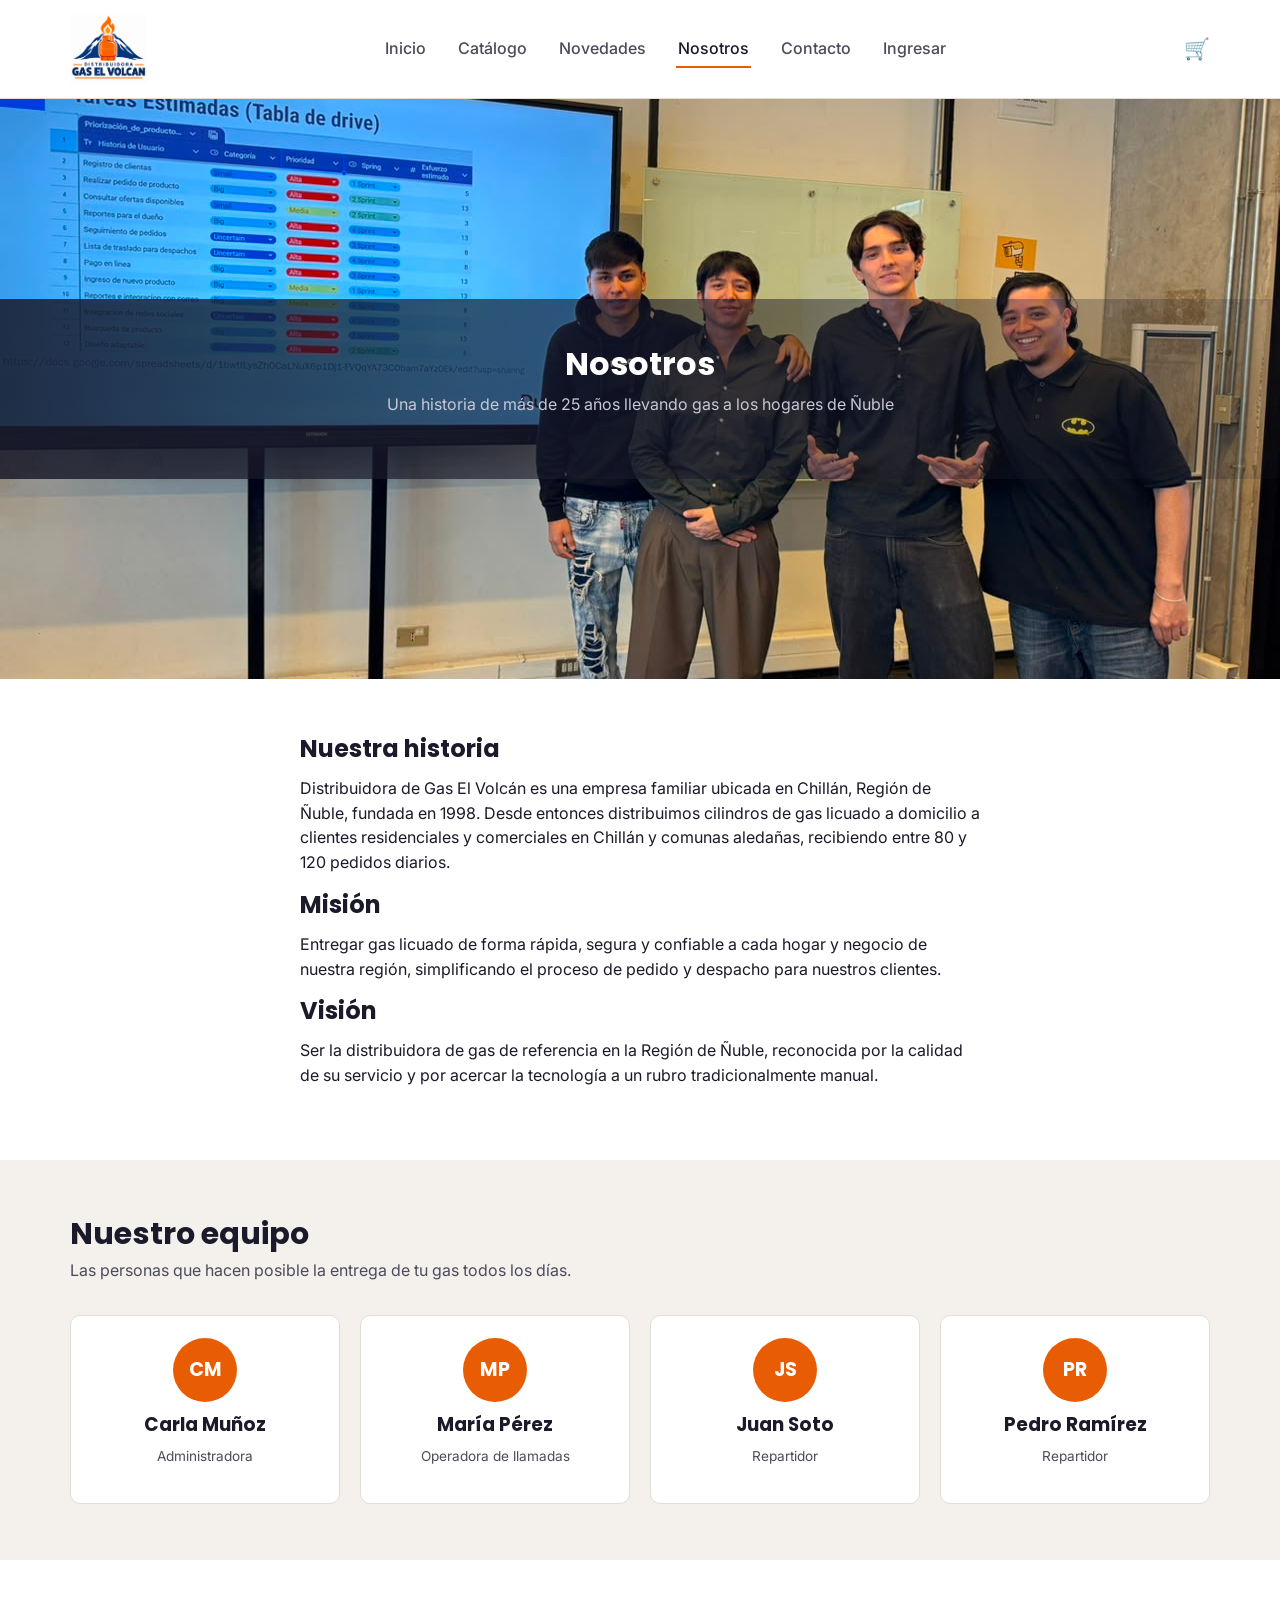
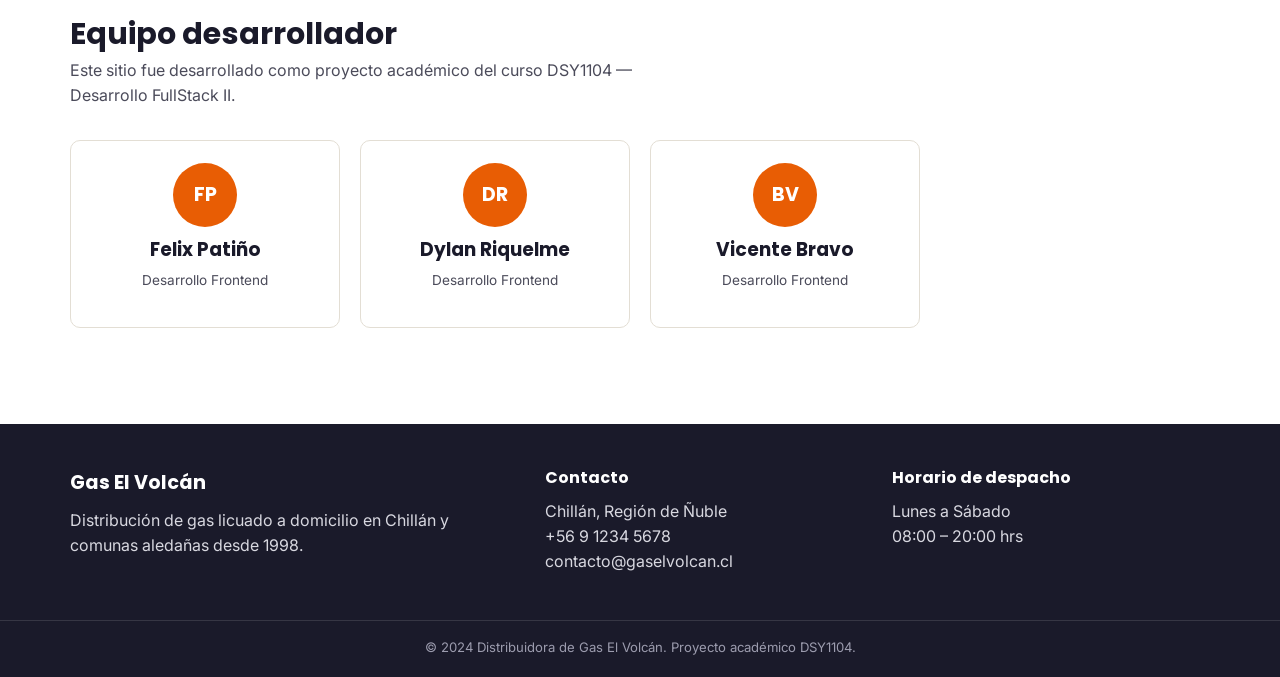
<file: nosotros.html>
<!DOCTYPE html>
<html lang="es">
<head>
<meta charset="UTF-8">
<meta name="viewport" content="width=device-width, initial-scale=1.0">
<title>Nosotros — Gas El Volcán</title>
<link rel="stylesheet" href="css/estilos.css">
</head>
<body>

<header class="encabezado">
  <div class="contenedor">
    <a href="index.html" class="marca"><img src="img/logo.png" alt="Gas El Volcán" class="marca__logo"></a>
    <nav class="nav" id="nav-principal">
      <a href="index.html" class="nav__enlace">Inicio</a>
      <a href="catalogo.html" class="nav__enlace">Catálogo</a>
      <a href="novedades.html" class="nav__enlace">Novedades</a>
      <a href="nosotros.html" class="nav__enlace nav__enlace--activo">Nosotros</a>
      <a href="contacto.html" class="nav__enlace">Contacto</a>
      <a href="login.html" class="nav__enlace">Ingresar</a>
    </nav>
    <div class="nav__acciones">
      <a href="carrito.html" class="icono-carrito" aria-label="Carrito">🛒<span id="contador-carrito" class="icono-carrito__contador oculto">0</span></a>
      <button class="menu-hamburguesa" aria-label="Abrir menú" onclick="document.getElementById('nav-principal').classList.toggle('nav--abierto')">
        <span></span><span></span><span></span>
      </button>
    </div>
  </div>
</header>

<div class="encabezado-pagina encabezado-pagina--fondo">
  <img src="img/nosotros.png" alt="Equipo de Gas El Volcán" class="encabezado-pagina__fondo">
  <div class="encabezado-pagina__overlay">
    <div class="contenedor">
      <h1>Nosotros</h1>
      <p>Una historia de más de 25 años llevando gas a los hogares de Ñuble</p>
    </div>
  </div>
</div>

<main class="seccion">
  <div class="contenedor bloque-texto">
    <h2>Nuestra historia</h2>
    <p>Distribuidora de Gas El Volcán es una empresa familiar ubicada en Chillán, Región de Ñuble, fundada en 1998. Desde entonces distribuimos cilindros de gas licuado a domicilio a clientes residenciales y comerciales en Chillán y comunas aledañas, recibiendo entre 80 y 120 pedidos diarios.</p>

    <h2>Misión</h2>
    <p>Entregar gas licuado de forma rápida, segura y confiable a cada hogar y negocio de nuestra región, simplificando el proceso de pedido y despacho para nuestros clientes.</p>

    <h2>Visión</h2>
    <p>Ser la distribuidora de gas de referencia en la Región de Ñuble, reconocida por la calidad de su servicio y por acercar la tecnología a un rubro tradicionalmente manual.</p>
  </div>
</main>

<section class="seccion seccion--gris">
  <div class="contenedor">
    <h2 class="titulo-seccion">Nuestro equipo</h2>
    <p class="subtitulo-seccion">Las personas que hacen posible la entrega de tu gas todos los días.</p>
    <div class="equipo-grid">
      <div class="persona">
        <div class="persona__avatar">CM</div>
        <h3>Carla Muñoz</h3>
        <p class="persona__rol">Administradora</p>
      </div>
      <div class="persona">
        <div class="persona__avatar">MP</div>
        <h3>María Pérez</h3>
        <p class="persona__rol">Operadora de llamadas</p>
      </div>
      <div class="persona">
        <div class="persona__avatar">JS</div>
        <h3>Juan Soto</h3>
        <p class="persona__rol">Repartidor</p>
      </div>
      <div class="persona">
        <div class="persona__avatar">PR</div>
        <h3>Pedro Ramírez</h3>
        <p class="persona__rol">Repartidor</p>
      </div>
    </div>
  </div>
</section>

<section class="seccion">
  <div class="contenedor">
    <h2 class="titulo-seccion">Equipo desarrollador</h2>
    <p class="subtitulo-seccion">Este sitio fue desarrollado como proyecto académico del curso DSY1104 — Desarrollo FullStack II.</p>
    <div class="equipo-grid">
      <div class="persona">
        <div class="persona__avatar">FP</div>
        <h3>Felix Patiño</h3>
        <p class="persona__rol">Desarrollo Frontend</p>
      </div>
      <div class="persona">
        <div class="persona__avatar">DR</div>
        <h3>Dylan Riquelme</h3>
        <p class="persona__rol">Desarrollo Frontend</p>
      </div>
      <div class="persona">
        <div class="persona__avatar">BV</div>
        <h3>Vicente Bravo</h3>
        <p class="persona__rol">Desarrollo Frontend</p>
      </div>
    </div>
  </div>
</section>

<footer class="pie">
  <div class="contenedor">
    <div>
      <div class="pie__marca">Gas El Volcán</div>
      <p>Distribución de gas licuado a domicilio en Chillán y comunas aledañas desde 1998.</p>
    </div>
    <div>
      <h4>Contacto</h4>
      <p>Chillán, Región de Ñuble<br>+56 9 1234 5678<br>contacto@gaselvolcan.cl</p>
    </div>
    <div>
      <h4>Horario de despacho</h4>
      <p>Lunes a Sábado<br>08:00 – 20:00 hrs</p>
    </div>
  </div>
  <div class="pie__inferior">© 2024 Distribuidora de Gas El Volcán. Proyecto académico DSY1104.</div>
</footer>

<script src="js/catalogo.js"></script>
<script src="js/carrito.js"></script>
</body>
</html>
</file>
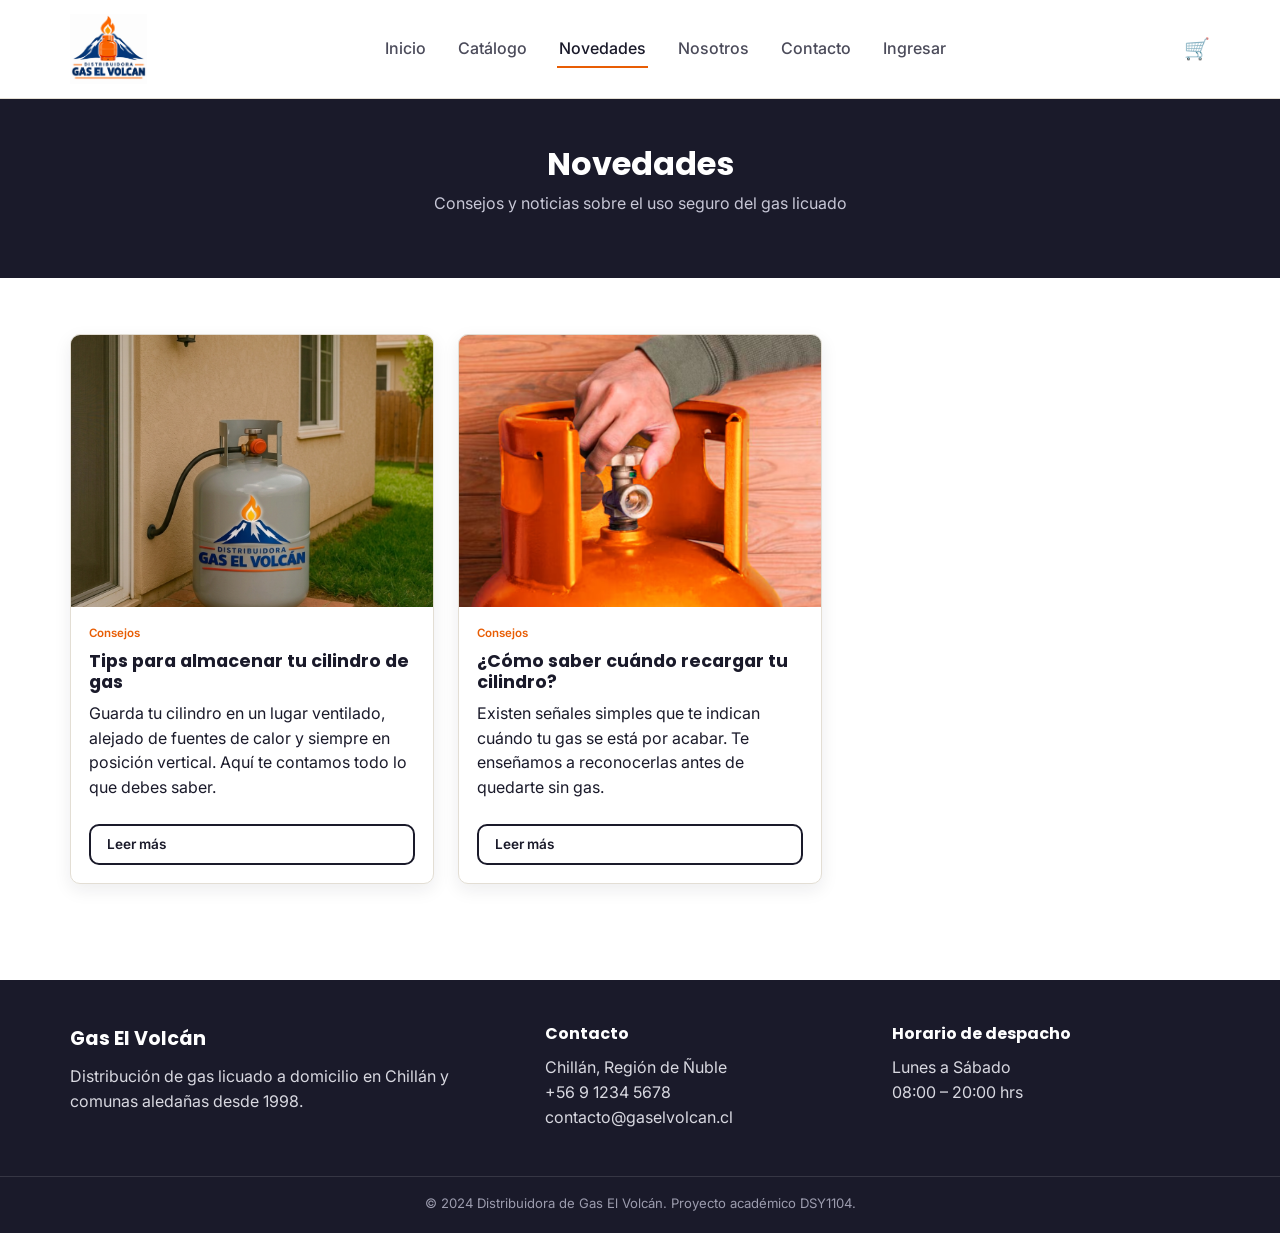
<file: novedades.html>
<!DOCTYPE html>
<html lang="es">
<head>
<meta charset="UTF-8">
<meta name="viewport" content="width=device-width, initial-scale=1.0">
<title>Novedades — Gas El Volcán</title>
<link rel="stylesheet" href="css/estilos.css">
</head>
<body>

<header class="encabezado">
  <div class="contenedor">
    <a href="index.html" class="marca"><img src="img/logo.png" alt="Gas El Volcán" class="marca__logo"></a>
    <nav class="nav" id="nav-principal">
      <a href="index.html" class="nav__enlace">Inicio</a>
      <a href="catalogo.html" class="nav__enlace">Catálogo</a>
      <a href="novedades.html" class="nav__enlace nav__enlace--activo">Novedades</a>
      <a href="nosotros.html" class="nav__enlace">Nosotros</a>
      <a href="contacto.html" class="nav__enlace">Contacto</a>
      <a href="login.html" class="nav__enlace">Ingresar</a>
    </nav>
    <div class="nav__acciones">
      <a href="carrito.html" class="icono-carrito" aria-label="Carrito">🛒<span id="contador-carrito" class="icono-carrito__contador oculto">0</span></a>
      <button class="menu-hamburguesa" aria-label="Abrir menú" onclick="document.getElementById('nav-principal').classList.toggle('nav--abierto')">
        <span></span><span></span><span></span>
      </button>
    </div>
  </div>
</header>

<div class="encabezado-pagina">
  <div class="contenedor">
    <h1>Novedades</h1>
    <p>Consejos y noticias sobre el uso seguro del gas licuado</p>
  </div>
</div>

<main class="seccion">
  <div class="contenedor grid-tarjetas">
    <article class="tarjeta">
      <div class="tarjeta__imagen">
        <img src="img/novedades1.png" alt="Cilindro de gas almacenado correctamente">
      </div>
      <div class="tarjeta__cuerpo">
        <span class="tarjeta__categoria">Consejos</span>
        <h3 class="tarjeta__titulo">Tips para almacenar tu cilindro de gas</h3>
        <p>Guarda tu cilindro en un lugar ventilado, alejado de fuentes de calor y siempre en posición vertical. Aquí te contamos todo lo que debes saber.</p>
        <a class="boton boton--secundario boton--pequeno" href="detalle-novedad1.html">Leer más</a>
      </div>
    </article>

    <article class="tarjeta">
      <div class="tarjeta__imagen">
        <img src="img/novedades2.png" alt="Persona revisando el nivel de gas de un cilindro">
      </div>
      <div class="tarjeta__cuerpo">
        <span class="tarjeta__categoria">Consejos</span>
        <h3 class="tarjeta__titulo">¿Cómo saber cuándo recargar tu cilindro?</h3>
        <p>Existen señales simples que te indican cuándo tu gas se está por acabar. Te enseñamos a reconocerlas antes de quedarte sin gas.</p>
        <a class="boton boton--secundario boton--pequeno" href="detalle-novedad2.html">Leer más</a>
      </div>
    </article>
  </div>
</main>

<footer class="pie">
  <div class="contenedor">
    <div>
      <div class="pie__marca">Gas El Volcán</div>
      <p>Distribución de gas licuado a domicilio en Chillán y comunas aledañas desde 1998.</p>
    </div>
    <div>
      <h4>Contacto</h4>
      <p>Chillán, Región de Ñuble<br>+56 9 1234 5678<br>contacto@gaselvolcan.cl</p>
    </div>
    <div>
      <h4>Horario de despacho</h4>
      <p>Lunes a Sábado<br>08:00 – 20:00 hrs</p>
    </div>
  </div>
  <div class="pie__inferior">© 2024 Distribuidora de Gas El Volcán. Proyecto académico DSY1104.</div>
</footer>

<script src="js/catalogo.js"></script>
<script src="js/carrito.js"></script>
</body>
</html>
</file>
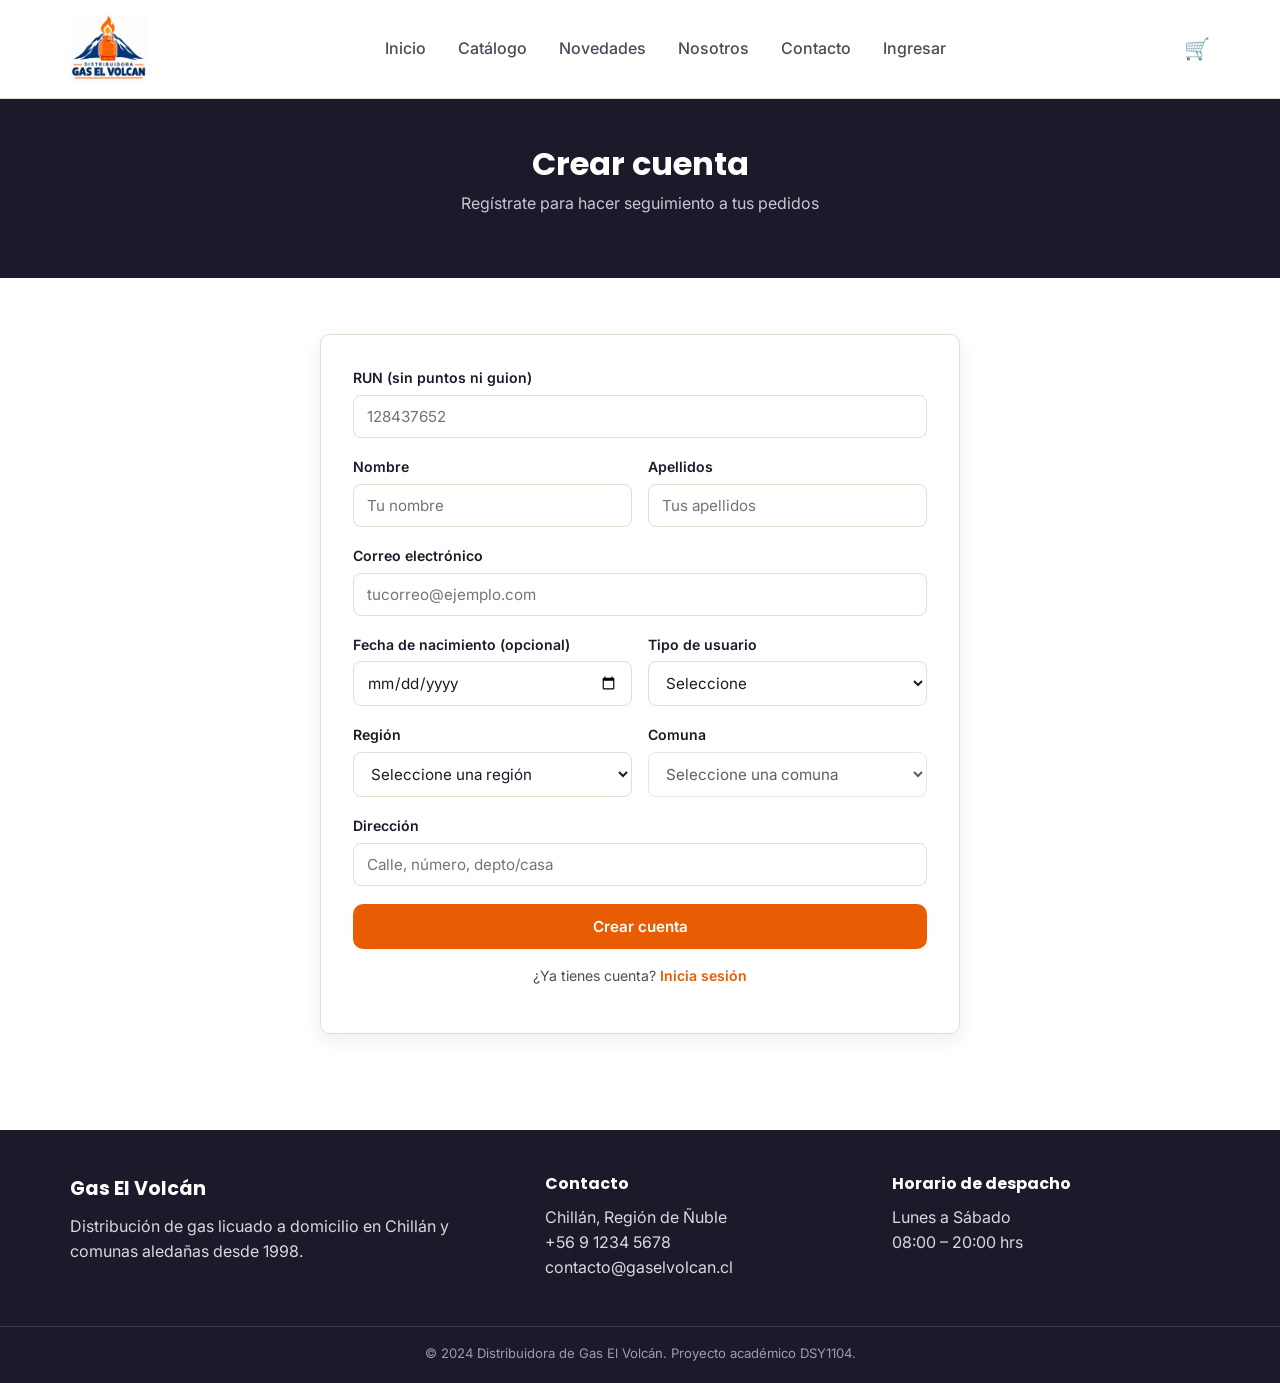
<file: registro.html>
<!DOCTYPE html>
<html lang="es">
<head>
<meta charset="UTF-8">
<meta name="viewport" content="width=device-width, initial-scale=1.0">
<title>Crear cuenta — Gas El Volcán</title>
<link rel="stylesheet" href="css/estilos.css">
</head>
<body>

<header class="encabezado">
  <div class="contenedor">
    <a href="index.html" class="marca"><img src="img/logo.png" alt="Gas El Volcán" class="marca__logo"></a>
    <nav class="nav" id="nav-principal">
      <a href="index.html" class="nav__enlace">Inicio</a>
      <a href="catalogo.html" class="nav__enlace">Catálogo</a>
      <a href="novedades.html" class="nav__enlace">Novedades</a>
      <a href="nosotros.html" class="nav__enlace">Nosotros</a>
      <a href="contacto.html" class="nav__enlace">Contacto</a>
      <a href="login.html" class="nav__enlace">Ingresar</a>
    </nav>
    <div class="nav__acciones">
      <a href="carrito.html" class="icono-carrito" aria-label="Carrito">🛒<span id="contador-carrito" class="icono-carrito__contador oculto">0</span></a>
      <button class="menu-hamburguesa" aria-label="Abrir menú" onclick="document.getElementById('nav-principal').classList.toggle('nav--abierto')">
        <span></span><span></span><span></span>
      </button>
    </div>
  </div>
</header>

<div class="encabezado-pagina">
  <div class="contenedor">
    <h1>Crear cuenta</h1>
    <p>Regístrate para hacer seguimiento a tus pedidos</p>
  </div>
</div>

<main class="seccion">
  <div class="contenedor">
    <form class="formulario" style="max-width:640px" id="form-registro" onsubmit="return validarRegistro(event)" novalidate>
      <div id="mensaje-exito" class="mensaje-exito oculto"></div>

      <div class="campo">
        <label for="run">RUN (sin puntos ni guion)</label>
        <input type="text" id="run" name="run" maxlength="9" placeholder="128437652">
        <span class="mensaje-error" id="error-run"></span>
      </div>

      <div class="campo--dos">
        <div class="campo">
          <label for="nombre">Nombre</label>
          <input type="text" id="nombre" name="nombre" maxlength="50" placeholder="Tu nombre">
          <span class="mensaje-error" id="error-nombre"></span>
        </div>
        <div class="campo">
          <label for="apellidos">Apellidos</label>
          <input type="text" id="apellidos" name="apellidos" maxlength="100" placeholder="Tus apellidos">
          <span class="mensaje-error" id="error-apellidos"></span>
        </div>
      </div>

      <div class="campo">
        <label for="correo">Correo electrónico</label>
        <input type="email" id="correo" name="correo" maxlength="100" placeholder="tucorreo@ejemplo.com">
        <span class="mensaje-error" id="error-correo"></span>
      </div>

      <div class="campo--dos">
        <div class="campo">
          <label for="fechaNacimiento">Fecha de nacimiento (opcional)</label>
          <input type="date" id="fechaNacimiento" name="fechaNacimiento">
        </div>
        <div class="campo">
          <label for="tipoUsuario">Tipo de usuario</label>
          <select id="tipoUsuario" name="tipoUsuario">
            <option value="">Seleccione</option>
            <option value="cliente">Cliente</option>
            <option value="administrador">Administrador</option>
          </select>
          <span class="mensaje-error" id="error-tipoUsuario"></span>
        </div>
      </div>

      <div class="campo--dos">
        <div class="campo">
          <label for="region">Región</label>
          <select id="region" name="region">
            <option value="">Seleccione una región</option>
          </select>
          <span class="mensaje-error" id="error-region"></span>
        </div>
        <div class="campo">
          <label for="comuna">Comuna</label>
          <select id="comuna" name="comuna" disabled>
            <option value="">Seleccione una comuna</option>
          </select>
          <span class="mensaje-error" id="error-comuna"></span>
        </div>
      </div>

      <div class="campo">
        <label for="direccion">Dirección</label>
        <input type="text" id="direccion" name="direccion" maxlength="300" placeholder="Calle, número, depto/casa">
        <span class="mensaje-error" id="error-direccion"></span>
      </div>

      <button type="submit" class="boton boton--primario" style="width:100%">Crear cuenta</button>
      <p class="formulario__pie">¿Ya tienes cuenta? <a href="login.html" style="color:var(--naranja); font-weight:600;">Inicia sesión</a></p>
    </form>
  </div>
</main>

<footer class="pie">
  <div class="contenedor">
    <div>
      <div class="pie__marca">Gas El Volcán</div>
      <p>Distribución de gas licuado a domicilio en Chillán y comunas aledañas desde 1998.</p>
    </div>
    <div>
      <h4>Contacto</h4>
      <p>Chillán, Región de Ñuble<br>+56 9 1234 5678<br>contacto@gaselvolcan.cl</p>
    </div>
    <div>
      <h4>Horario de despacho</h4>
      <p>Lunes a Sábado<br>08:00 – 20:00 hrs</p>
    </div>
  </div>
  <div class="pie__inferior">© 2024 Distribuidora de Gas El Volcán. Proyecto académico DSY1104.</div>
</footer>

<script src="js/catalogo.js"></script>
<script src="js/carrito.js"></script>
<script src="js/regiones.js"></script>
<script src="js/validaciones.js"></script>
</body>
</html>
</file>
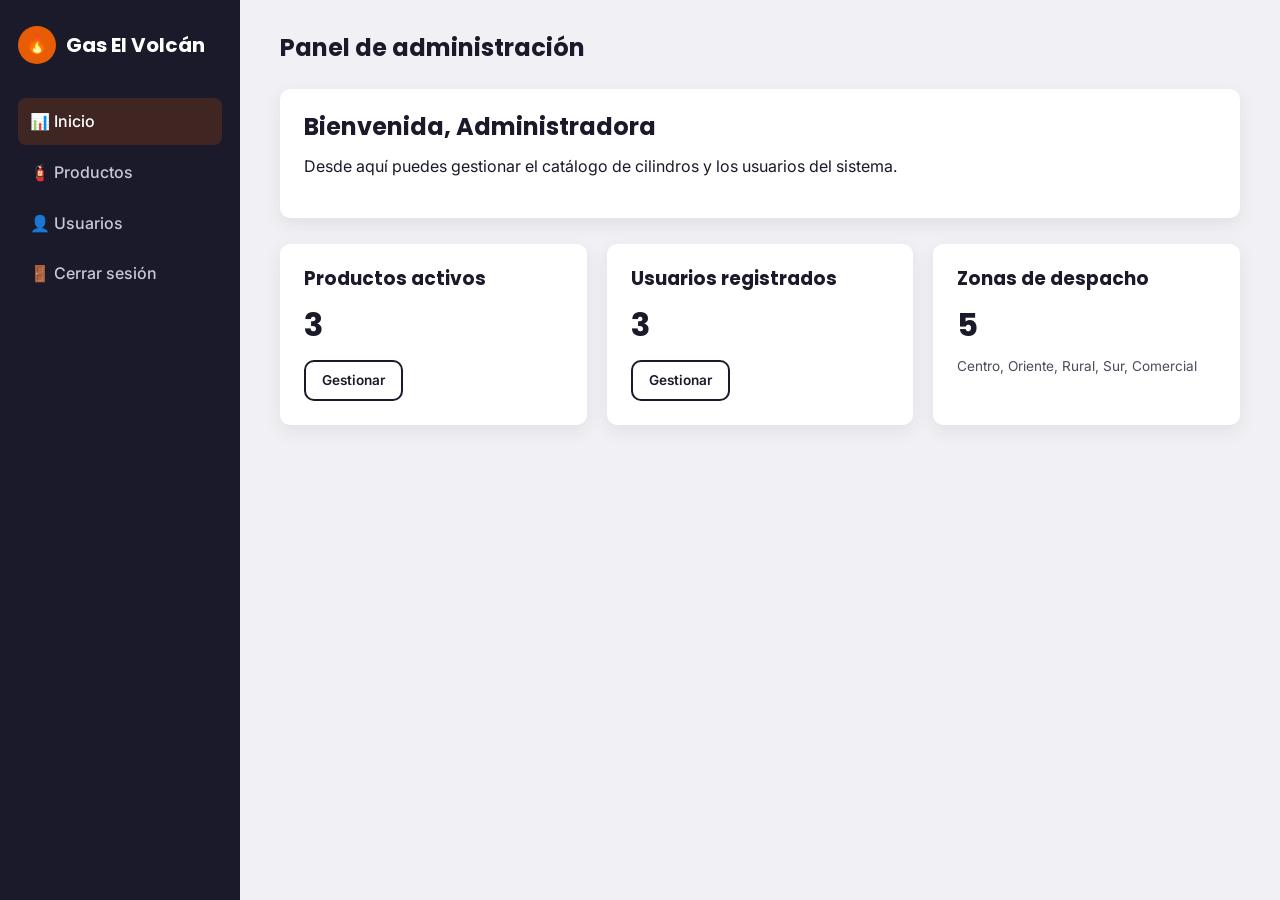
<file: admin/admin-inicio.html>
<!DOCTYPE html>
<html lang="es">
<head>
<meta charset="UTF-8">
<meta name="viewport" content="width=device-width, initial-scale=1.0">
<title>Panel de administración — Gas El Volcán</title>
<link rel="stylesheet" href="../css/estilos.css">
</head>
<body class="admin-body">

<div class="admin-shell">
  <aside class="admin-sidebar">
    <div class="marca"><span class="marca__icono">🔥</span> Gas El Volcán</div>
    <nav class="admin-nav">
      <a class="admin-nav__enlace admin-nav__enlace--activo" href="admin-inicio.html">📊 Inicio</a>
      <a class="admin-nav__enlace" href="admin-productos.html">🧯 Productos</a>
      <a class="admin-nav__enlace" href="admin-usuarios.html">👤 Usuarios</a>
      <a class="admin-nav__enlace" href="../login.html">🚪 Cerrar sesión</a>
    </nav>
  </aside>

  <main class="admin-main">
    <div class="admin-header">
      <h1>Panel de administración</h1>
    </div>

    <div class="admin-panel">
      <h2 style="margin-top:0;">Bienvenida, Administradora</h2>
      <p>Desde aquí puedes gestionar el catálogo de cilindros y los usuarios del sistema.</p>
    </div>

    <div style="display:grid; grid-template-columns:repeat(3,1fr); gap:20px;">
      <div class="admin-panel">
        <h3 style="margin-top:0;">Productos activos</h3>
        <p style="font-family:var(--fuente-titulo); font-size:2rem; font-weight:700; margin:0;">3</p>
        <a href="admin-productos.html" class="boton boton--secundario boton--pequeno" style="margin-top:10px; display:inline-block;">Gestionar</a>
      </div>
      <div class="admin-panel">
        <h3 style="margin-top:0;">Usuarios registrados</h3>
        <p style="font-family:var(--fuente-titulo); font-size:2rem; font-weight:700; margin:0;">3</p>
        <a href="admin-usuarios.html" class="boton boton--secundario boton--pequeno" style="margin-top:10px; display:inline-block;">Gestionar</a>
      </div>
      <div class="admin-panel">
        <h3 style="margin-top:0;">Zonas de despacho</h3>
        <p style="font-family:var(--fuente-titulo); font-size:2rem; font-weight:700; margin:0;">5</p>
        <p style="font-size:0.85rem; color:var(--gris-medio); margin-top:6px;">Centro, Oriente, Rural, Sur, Comercial</p>
      </div>
    </div>
  </main>
</div>

</body>
</html>
</file>
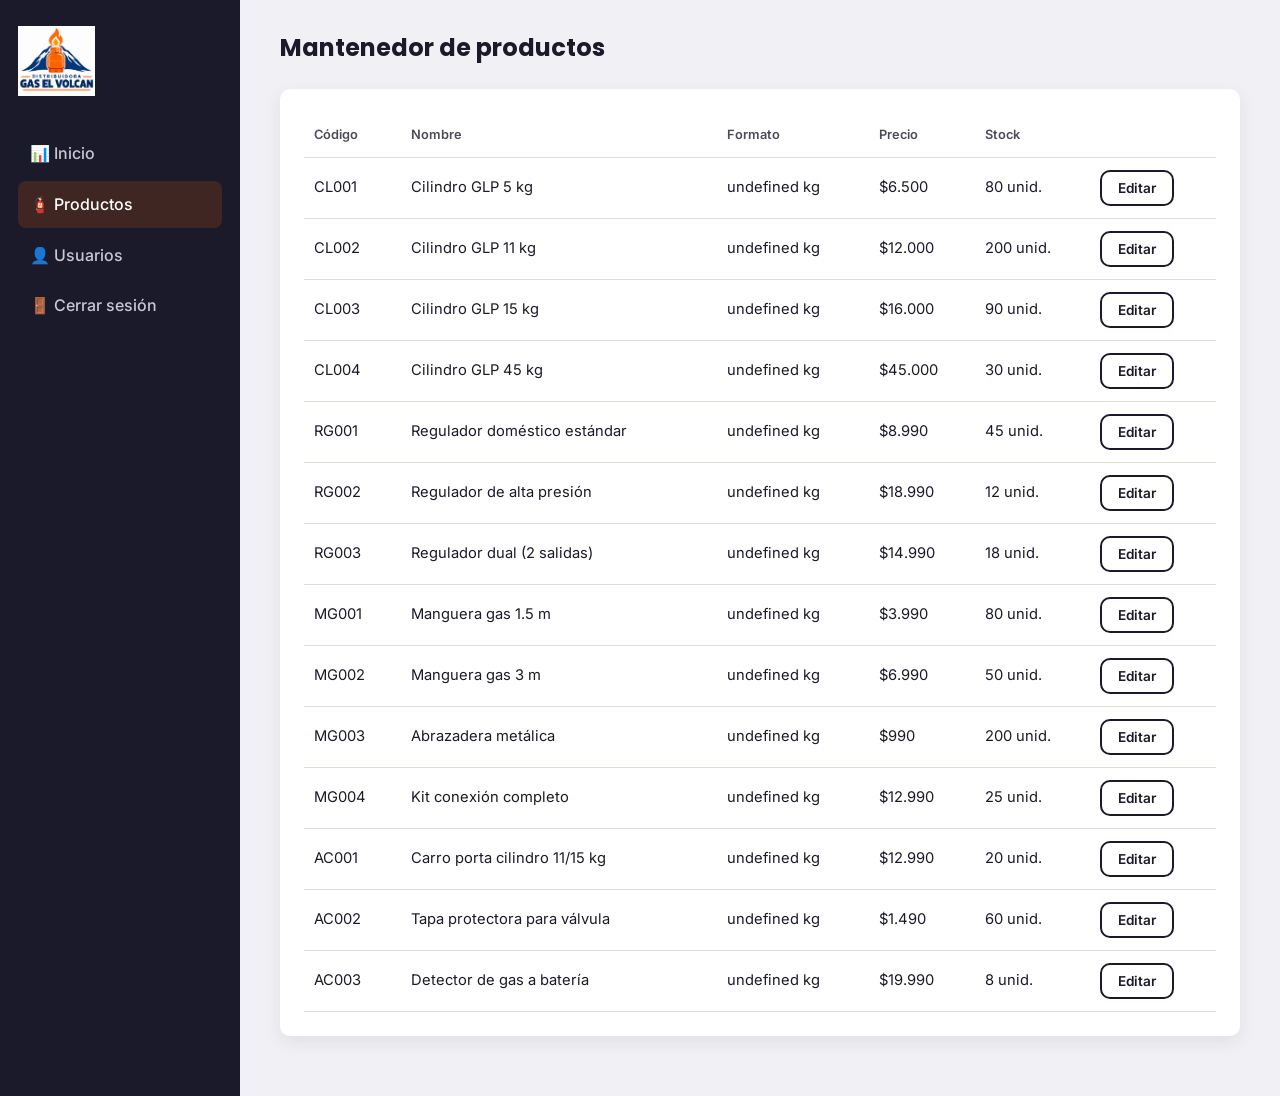
<file: admin/admin-productos.html>
<!DOCTYPE html>
<html lang="es">
<head>
<meta charset="UTF-8">
<meta name="viewport" content="width=device-width, initial-scale=1.0">
<title>Productos — Panel de administración</title>
<link rel="stylesheet" href="../css/estilos.css">
</head>
<body class="admin-body">

<div class="admin-shell">
  <aside class="admin-sidebar">
    <div class="marca"><img src="../img/logo.png" alt="Gas El Volcán" class="marca__logo"></div>
    <nav class="admin-nav">
      <a class="admin-nav__enlace" href="admin-inicio.html">📊 Inicio</a>
      <a class="admin-nav__enlace admin-nav__enlace--activo" href="admin-productos.html">🧯 Productos</a>
      <a class="admin-nav__enlace" href="admin-usuarios.html">👤 Usuarios</a>
      <a class="admin-nav__enlace" href="../login.html">🚪 Cerrar sesión</a>
    </nav>
  </aside>

  <main class="admin-main">
    <div class="admin-header">
      <h1>Mantenedor de productos</h1>
    </div>

    <div class="admin-panel">
      <table class="tabla-admin">
        <thead>
          <tr><th>Código</th><th>Nombre</th><th>Formato</th><th>Precio</th><th>Stock</th><th></th></tr>
        </thead>
        <tbody id="tabla-productos-cuerpo"></tbody>
      </table>
    </div>

    <div class="admin-panel oculto" id="panel-form-producto">
      <h3 id="form-producto-titulo" style="margin-top:0;">Editar producto</h3>
      <form onsubmit="return guardarProducto(event)">
        <div class="campo">
          <label for="prod-nombre">Nombre</label>
          <input type="text" id="prod-nombre" required>
        </div>
        <div class="campo--dos">
          <div class="campo">
            <label for="prod-precio">Precio (CLP)</label>
            <input type="number" id="prod-precio" min="0" required>
          </div>
          <div class="campo">
            <label for="prod-stock">Stock disponible</label>
            <input type="number" id="prod-stock" min="0" required>
          </div>
        </div>
        <div style="display:flex; gap:10px;">
          <button type="submit" class="boton boton--primario">Guardar cambios</button>
          <button type="button" class="boton boton--secundario" onclick="cerrarEdicionProducto()">Cancelar</button>
        </div>
      </form>
    </div>
  </main>
</div>

<script src="../js/catalogo.js"></script>
<script src="../js/admin.js"></script>
</body>
</html>
</file>
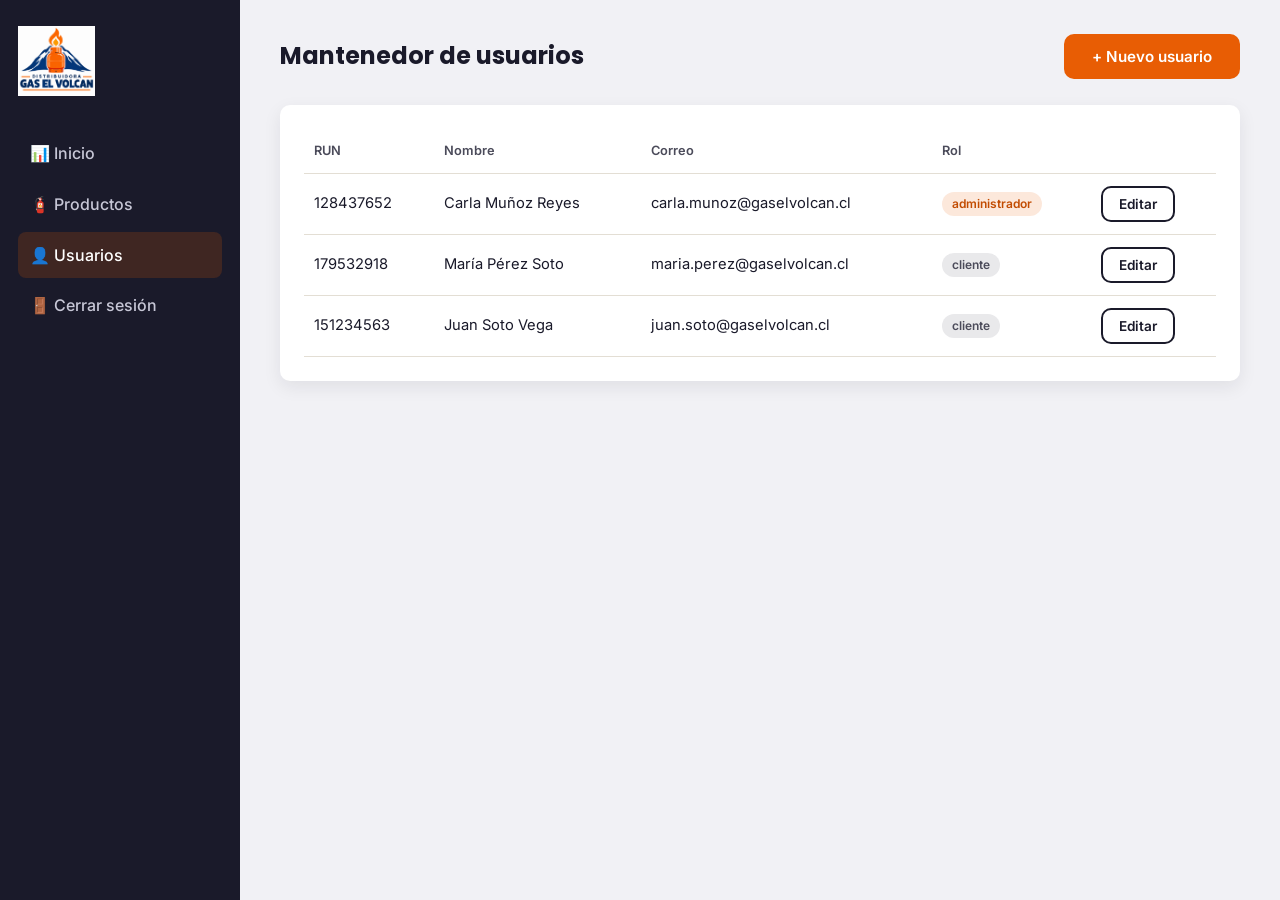
<file: admin/admin-usuarios.html>
<!DOCTYPE html>
<html lang="es">
<head>
<meta charset="UTF-8">
<meta name="viewport" content="width=device-width, initial-scale=1.0">
<title>Usuarios — Panel de administración</title>
<link rel="stylesheet" href="../css/estilos.css">
</head>
<body class="admin-body">

<div class="admin-shell">
  <aside class="admin-sidebar">
    <div class="marca"><img src="../img/logo.png" alt="Gas El Volcán" class="marca__logo"></div>
    <nav class="admin-nav">
      <a class="admin-nav__enlace" href="admin-inicio.html">📊 Inicio</a>
      <a class="admin-nav__enlace" href="admin-productos.html">🧯 Productos</a>
      <a class="admin-nav__enlace admin-nav__enlace--activo" href="admin-usuarios.html">👤 Usuarios</a>
      <a class="admin-nav__enlace" href="../login.html">🚪 Cerrar sesión</a>
    </nav>
  </aside>

  <main class="admin-main">
    <div class="admin-header">
      <h1>Mantenedor de usuarios</h1>
      <button class="boton boton--primario" onclick="abrirCreacionUsuario()">+ Nuevo usuario</button>
    </div>

    <div class="admin-panel">
      <table class="tabla-admin">
        <thead>
          <tr><th>RUN</th><th>Nombre</th><th>Correo</th><th>Rol</th><th></th></tr>
        </thead>
        <tbody id="tabla-usuarios-cuerpo"></tbody>
      </table>
    </div>

    <div class="admin-panel oculto" id="panel-form-usuario">
      <h3 id="form-usuario-titulo" style="margin-top:0;">Nuevo usuario</h3>
      <form id="form-usuario" onsubmit="return guardarUsuario(event)">
        <div class="campo--dos">
          <div class="campo">
            <label for="usr-run">RUN (sin puntos ni guion)</label>
            <input type="text" id="usr-run" maxlength="9" required>
          </div>
          <div class="campo">
            <label for="usr-tipo">Rol</label>
            <select id="usr-tipo" required>
              <option value="cliente">Cliente</option>
              <option value="administrador">Administrador</option>
            </select>
          </div>
        </div>
        <div class="campo--dos">
          <div class="campo">
            <label for="usr-nombre">Nombre</label>
            <input type="text" id="usr-nombre" maxlength="50" required>
          </div>
          <div class="campo">
            <label for="usr-apellidos">Apellidos</label>
            <input type="text" id="usr-apellidos" maxlength="100" required>
          </div>
        </div>
        <div class="campo">
          <label for="usr-correo">Correo electrónico</label>
          <input type="email" id="usr-correo" maxlength="100" required>
        </div>
        <div style="display:flex; gap:10px;">
          <button type="submit" class="boton boton--primario">Guardar usuario</button>
          <button type="button" class="boton boton--secundario" onclick="cerrarEdicionUsuario()">Cancelar</button>
        </div>
      </form>
    </div>
  </main>
</div>

<script src="../js/catalogo.js"></script>
<script src="../js/admin.js"></script>
</body>
</html>
</file>
<file: css/estilos.css>
/* =========================================================
   GAS EL VOLCÁN — Hoja de estilos general
   Paleta: naranja #E85D04 / gris oscuro #1A1A2A / blanco
   Tipografía: Poppins (títulos) + Inter (texto)
   ========================================================= */

@import url('https://fonts.googleapis.com/css2?family=Poppins:wght@600;700;800&family=Inter:wght@400;500;600&display=swap');
.marca__logo{
  height: 70px;
  width: auto;
  display: block;
}
:root{
  --naranja: #E85D04;
  --naranja-oscuro: #C24C02;
  --gris-oscuro: #1A1A2A;
  --gris-medio: #4B4B5A;
  --gris-claro: #F4F1EC;
  --borde: #E3DED4;
  --blanco: #FFFFFF;
  --exito: #2F9E44;
  --error: #C0392B;

  --fuente-titulo: 'Poppins', sans-serif;
  --fuente-texto: 'Inter', sans-serif;

  --radio: 10px;
  --sombra: 0 6px 18px rgba(26,26,42,0.08);
  --max-ancho: 1180px;
}

/* ---------- Reset ---------- */
*, *::before, *::after{ box-sizing: border-box; }
html{ scroll-behavior: smooth; }
body{
  margin: 0;
  font-family: var(--fuente-texto);
  color: var(--gris-oscuro);
  background: var(--blanco);
  line-height: 1.55;
}
img{ max-width: 100%; display: block; }
a{ color: inherit; text-decoration: none; }
ul{ list-style: none; margin: 0; padding: 0; }
h1, h2, h3, h4{
  font-family: var(--fuente-titulo);
  line-height: 1.2;
  margin: 0 0 0.5em 0;
  color: var(--gris-oscuro);
}
p{ margin: 0 0 1em 0; }
button{ font-family: var(--fuente-texto); cursor: pointer; }
input, select, textarea{ font-family: var(--fuente-texto); }

.contenedor{
  max-width: var(--max-ancho);
  margin: 0 auto;
  padding: 0 20px;
}

.seccion{ padding: 56px 0; }
.seccion--gris{ background: var(--gris-claro); }

.titulo-seccion{
  font-size: 1.9rem;
  margin-bottom: 6px;
}
.subtitulo-seccion{
  color: var(--gris-medio);
  margin-bottom: 32px;
  max-width: 60ch;
}

/* ---------- Botones ---------- */
.boton{
  display: inline-block;
  padding: 13px 28px;
  border-radius: var(--radio);
  border: none;
  font-weight: 600;
  font-size: 0.95rem;
  transition: transform .15s ease, box-shadow .15s ease;
}
.boton--primario{
  background: var(--naranja);
  color: var(--blanco);
}
.boton--primario:hover{ background: var(--naranja-oscuro); }
.boton--secundario{
  background: transparent;
  color: var(--gris-oscuro);
  border: 2px solid var(--gris-oscuro);
}
.boton--secundario:hover{ background: var(--gris-oscuro); color: var(--blanco); }
.boton--pequeno{ padding: 8px 16px; font-size: 0.85rem; }
.boton--peligro{ background: var(--error); color: var(--blanco); }
.boton:disabled{ opacity: 0.5; cursor: not-allowed; }

/* ---------- Header / navegación ---------- */
.encabezado{
  position: sticky;
  top: 0;
  z-index: 50;
  background: var(--blanco);
  border-bottom: 1px solid var(--borde);
}
.encabezado .contenedor{
  display: flex;
  align-items: center;
  justify-content: space-between;
  padding-top: 14px;
  padding-bottom: 14px;
}
.marca{
  display: flex;
  align-items: center;
  gap: 10px;
  font-family: var(--fuente-titulo);
  font-weight: 700;
  font-size: 1.25rem;
  color: var(--gris-oscuro);
}
.marca__icono{
  width: 38px; height: 38px;
  border-radius: 50%;
  background: var(--naranja);
  display: flex; align-items: center; justify-content: center;
  color: var(--blanco);
  font-size: 1.1rem;
}
.nav{
  display: flex;
  align-items: center;
  gap: 28px;
}
.nav__enlace{
  font-weight: 500;
  color: var(--gris-medio);
  padding: 6px 2px;
  border-bottom: 2px solid transparent;
}
.nav__enlace:hover, .nav__enlace--activo{
  color: var(--gris-oscuro);
  border-bottom-color: var(--naranja);
}
.nav__acciones{ display: flex; align-items: center; gap: 14px; }
.icono-carrito{
  position: relative;
  font-size: 1.3rem;
}
.icono-carrito__contador{
  position: absolute; top: -8px; right: -12px;
  background: var(--naranja); color: var(--blanco);
  font-size: 0.7rem; font-weight: 700;
  border-radius: 50%; width: 18px; height: 18px;
  display: flex; align-items: center; justify-content: center;
}
.menu-hamburguesa{
  display: none;
  flex-direction: column;
  gap: 5px;
  background: none; border: none;
}
.menu-hamburguesa span{
  width: 26px; height: 3px; background: var(--gris-oscuro); border-radius: 2px;
}

/* ---------- Hero: carousel 100% CSS, sin JavaScript ---------- */
.hero{
  position: relative;
  overflow: hidden;
  min-height: 600px;
}
.carousel__radio{
  display: none;
}
.carousel__slides{
  position: relative;
  height: 600px;
}
.carousel__slide{
  position: absolute;
  inset: 0;
  opacity: 0;
  transition: opacity 0.6s ease;
}
.carousel__slide img{
  width: 100%;
  height: 100%;
  object-fit: cover;
  display: block;
}

.carousel__slide--1 img{ object-position: center top; }
.carousel__slide--2 img{ object-position: center bottom; }
.carousel__slide--3 img{ object-position: center top; }

#slide1:checked ~ .carousel__slides .carousel__slide--1,
#slide2:checked ~ .carousel__slides .carousel__slide--2,
#slide3:checked ~ .carousel__slides .carousel__slide--3{
  opacity: 1;
  z-index: 2;
}
.hero__overlay{
  position: absolute;
  inset: 0;
  display: flex;
  align-items: center;
  z-index: 3;
  pointer-events: none;
  background: linear-gradient(90deg, rgba(26,26,42,0.85) 0%, rgba(26,26,42,0.6) 40%, rgba(26,26,42,0.15) 70%, rgba(26,26,42,0) 100%);
}
.hero__contenido{ max-width: 520px; }
.hero__eslogan{ color: var(--blanco); font-size: 2.4rem; margin-bottom: 14px; }
.hero__subtitulo{ color: #FFD8B0; font-size: 1.05rem; font-weight: 600; margin-bottom: 12px; }
.hero__texto{ color: #E4E4EC; max-width: 46ch; margin-bottom: 26px; }

.carousel__flecha{
  position: absolute;
  top: 50%;
  transform: translateY(-50%);
  background: rgba(0,0,0,0.35);
  color: var(--blanco);
  width: 40px;
  height: 40px;
  border-radius: 50%;
  font-size: 1.5rem;
  cursor: pointer;
  line-height: 40px;
  text-align: center;
  z-index: 5;
}
.carousel__flecha--prev{ left: 18px; }
.carousel__flecha--next{ right: 18px; }

.carousel__dots{
  position: absolute;
  bottom: 20px;
  left: 50%;
  transform: translateX(-50%);
  display: flex;
  gap: 8px;
  z-index: 6;
}
.carousel__dot{
  width: 9px;
  height: 9px;
  border-radius: 50%;
  background: rgba(255,255,255,0.6);
  cursor: pointer;
  display: block;
}
#slide1:checked ~ .carousel__dots label[for="slide1"],
#slide2:checked ~ .carousel__dots label[for="slide2"],
#slide3:checked ~ .carousel__dots label[for="slide3"]{
  background: var(--naranja);
}

/* ---------- Tarjetas de producto / novedades ---------- */
.grid-tarjetas{
  display: grid;
  grid-template-columns: repeat(3, 1fr);
  gap: 24px;
}
/* ---------- Filtro de categorías del catálogo ---------- */
.filtro-categorias{
  display: flex;
  flex-wrap: wrap;
  gap: 10px;
  margin-bottom: 28px;
}
.filtro-categorias__boton{
  padding: 10px 18px;
  border-radius: 999px;
  border: 2px solid var(--borde);
  background: var(--blanco);
  color: var(--gris-medio);
  font-weight: 600;
  font-size: 0.9rem;
}
.filtro-categorias__boton:hover{
  border-color: var(--naranja);
  color: var(--gris-oscuro);
}
.filtro-categorias__boton--activo{
  background: var(--naranja);
  border-color: var(--naranja);
  color: var(--blanco);
}
.tarjeta{
  background: var(--blanco);
  border: 1px solid var(--borde);
  border-radius: var(--radio);
  overflow: hidden;
  display: flex;
  flex-direction: column;
  box-shadow: var(--sombra);
}
.tarjeta__imagen{ aspect-ratio: 4/3; overflow: hidden; background: var(--gris-claro); }
.tarjeta__imagen img{ width: 100%; height: 100%; object-fit: cover; }
.tarjeta__cuerpo{ padding: 18px; display: flex; flex-direction: column; gap: 8px; flex: 1; }
.tarjeta__categoria{
  font-size: 0.72rem;
  text-transform: none;
  color: var(--naranja);
  font-weight: 600;
}
.tarjeta__titulo{ font-size: 1.1rem; margin: 0; }
.tarjeta__precio{
  font-family: var(--fuente-titulo);
  font-weight: 700;
  color: var(--gris-oscuro);
  font-size: 1.15rem;
  margin-top: auto;
}
.tarjeta__acciones{ display: flex; gap: 10px; margin-top: 10px; }
.tarjeta__acciones .boton{ flex: 1; text-align: center; }

/* ---------- Por qué elegirnos ---------- */
.beneficios{
  display: grid;
  grid-template-columns: repeat(3, 1fr);
  gap: 24px;
}
.beneficio{
  text-align: center;
  padding: 26px 18px;
}
.beneficio__icono{
  width: 56px; height: 56px;
  margin: 0 auto 14px auto;
  border-radius: 50%;
  background: var(--naranja);
  color: var(--blanco);
  display: flex; align-items: center; justify-content: center;
  font-size: 1.5rem;
}

/* ---------- Footer ---------- */
.pie{
  background: var(--gris-oscuro);
  color: #D8D8E0;
  padding: 44px 0 20px 0;
  margin-top: 40px;
}
.pie .contenedor{
  display: grid;
  grid-template-columns: 1.4fr 1fr 1fr;
  gap: 30px;
}
.pie h4{ color: var(--blanco); font-size: 1rem; margin-bottom: 12px; }
.pie a:hover{ color: var(--naranja); }
.pie__marca{
  font-family: var(--fuente-titulo);
  color: var(--blanco);
  font-weight: 700;
  font-size: 1.2rem;
  margin-bottom: 10px;
}
.pie__inferior{
  text-align: center;
  border-top: 1px solid rgba(255,255,255,0.12);
  margin-top: 30px;
  padding-top: 16px;
  font-size: 0.82rem;
  color: #9C9CAE;
}

/* ---------- Formularios ---------- */
.formulario{
  max-width: 560px;
  margin: 0 auto;
  background: var(--blanco);
  border: 1px solid var(--borde);
  border-radius: var(--radio);
  padding: 32px;
  box-shadow: var(--sombra);
}
.campo{ margin-bottom: 18px; }
.campo label{
  display: block;
  font-weight: 600;
  font-size: 0.88rem;
  margin-bottom: 6px;
}
.campo input,
.campo select,
.campo textarea{
  width: 100%;
  padding: 11px 13px;
  border: 1px solid var(--borde);
  border-radius: 8px;
  font-size: 0.95rem;
  background: var(--blanco);
  color: var(--gris-oscuro);
}
.campo input:focus,
.campo select:focus,
.campo textarea:focus{
  outline: none;
  border-color: var(--naranja);
  box-shadow: 0 0 0 3px rgba(232,93,4,0.15);
}
.campo--dos{
  display: grid;
  grid-template-columns: 1fr 1fr;
  gap: 16px;
}
.mensaje-error{
  color: var(--error);
  font-size: 0.8rem;
  margin-top: 5px;
  min-height: 1em;
}
.campo.con-error input,
.campo.con-error select,
.campo.con-error textarea{
  border-color: var(--error);
}
.mensaje-exito{
  background: rgba(47,158,68,0.12);
  color: var(--exito);
  padding: 12px 16px;
  border-radius: 8px;
  margin-bottom: 18px;
  font-size: 0.9rem;
  font-weight: 500;
}
.formulario__pie{
  text-align: center;
  margin-top: 16px;
  font-size: 0.88rem;
  color: var(--gris-medio);
}

/* ---------- Página genérica (nosotros, novedades, detalle) ---------- */
.encabezado-pagina{
  background: var(--gris-oscuro);
  color: var(--blanco);
  padding: 46px 0;
  text-align: center;
}
.encabezado-pagina h1{ color: var(--blanco); margin: 0; }
.encabezado-pagina p{ color: #C7C7D6; margin-top: 8px; }
.encabezado-pagina--fondo{
  position: relative;
  overflow: hidden;
  min-height: 580px;
  padding: 0;
  display: flex;
  align-items: center;
}
.encabezado-pagina__fondo{
  position: absolute;
  inset: 0;
  width: 100%;
  height: 100%;
  object-fit: cover;
  object-position: center center;
  z-index: 1;
}
.encabezado-pagina__overlay{
  position: relative;
  z-index: 2;
  width: 100%;
  background: linear-gradient(90deg, rgba(26,26,42,0.85) 0%, rgba(26,26,42,0.55) 55%, rgba(26,26,42,0.15) 100%);
  padding: 46px 0;
}

.bloque-texto{ max-width: 72ch; margin: 0 auto; }

.equipo-grid{
  display: grid;
  grid-template-columns: repeat(4, 1fr);
  gap: 20px;
}
.persona{
  text-align: center;
  background: var(--blanco);
  border: 1px solid var(--borde);
  border-radius: var(--radio);
  padding: 22px 14px;
}
.persona__avatar{
  width: 64px; height: 64px;
  border-radius: 50%;
  background: var(--naranja);
  color: var(--blanco);
  font-family: var(--fuente-titulo);
  font-weight: 700;
  display: flex; align-items: center; justify-content: center;
  margin: 0 auto 12px auto;
  font-size: 1.2rem;
}
.persona__rol{ color: var(--gris-medio); font-size: 0.85rem; }

/* ---------- Migas / volver ---------- */
.enlace-volver{
  display: inline-flex;
  align-items: center;
  gap: 6px;
  color: var(--naranja);
  font-weight: 600;
  margin-bottom: 24px;
}

/* ---------- Detalle producto ---------- */
.detalle-producto{
  display: grid;
  grid-template-columns: 1fr 1fr;
  gap: 40px;
  align-items: start;
}
.detalle-producto__imagen img{
  border-radius: var(--radio);
  box-shadow: var(--sombra);
}
.detalle-producto__precio{
  font-family: var(--fuente-titulo);
  font-size: 1.8rem;
  font-weight: 700;
  margin: 14px 0;
}
.badge-stock{
  display: inline-block;
  background: rgba(47,158,68,0.12);
  color: var(--exito);
  font-size: 0.8rem;
  font-weight: 600;
  padding: 4px 12px;
  border-radius: 20px;
  margin-bottom: 10px;
}

/* ---------- Carrito ---------- */
.tabla-carrito{
  width: 100%;
  border-collapse: collapse;
  background: var(--blanco);
}
.tabla-carrito th, .tabla-carrito td{
  padding: 14px 12px;
  border-bottom: 1px solid var(--borde);
  text-align: left;
}
.tabla-carrito th{
  font-family: var(--fuente-titulo);
  font-size: 0.85rem;
  color: var(--gris-medio);
}
.tabla-carrito__producto{
  display: flex; align-items: center; gap: 12px;
}
.tabla-carrito__producto img{
  width: 56px; height: 56px; object-fit: cover; border-radius: 8px;
}
.carrito-resumen{
  max-width: 360px;
  margin-left: auto;
  background: var(--gris-claro);
  border-radius: var(--radio);
  padding: 22px;
  margin-top: 24px;
}
.carrito-resumen__linea{
  display: flex; justify-content: space-between;
  margin-bottom: 10px;
  font-size: 0.95rem;
}
.carrito-resumen__total{
  font-family: var(--fuente-titulo);
  font-weight: 700;
  font-size: 1.2rem;
  border-top: 1px solid var(--borde);
  padding-top: 12px;
  margin-top: 4px;
}
.carrito-vacio{
  text-align: center;
  padding: 60px 20px;
  color: var(--gris-medio);
}

/* =========================================================
   ÁREA ADMINISTRATIVA — tema visual oscuro, distinto al público
   ========================================================= */
.admin-body{ background: #F1F1F5; }
.admin-shell{ display: flex; min-height: 100vh; }
.admin-sidebar{
  width: 240px;
  background: var(--gris-oscuro);
  color: var(--blanco);
  padding: 26px 18px;
  flex-shrink: 0;
}
.admin-sidebar .marca{ color: var(--blanco); margin-bottom: 34px; }
.admin-sidebar .marca__icono{ background: var(--naranja); }
.admin-nav__enlace{
  display: flex;
  align-items: center;
  gap: 10px;
  padding: 11px 12px;
  border-radius: 8px;
  color: #C7C7D6;
  font-weight: 500;
  margin-bottom: 4px;
}
.admin-nav__enlace:hover, .admin-nav__enlace--activo{
  background: rgba(232,93,4,0.18);
  color: var(--blanco);
}
.admin-main{ flex: 1; padding: 34px 40px; }
.admin-header{
  display: flex;
  justify-content: space-between;
  align-items: center;
  margin-bottom: 26px;
}
.admin-header h1{ margin: 0; font-size: 1.5rem; }
.admin-panel{
  background: var(--blanco);
  border-radius: var(--radio);
  padding: 24px;
  box-shadow: var(--sombra);
  margin-bottom: 26px;
}
.tabla-admin{
  width: 100%;
  border-collapse: collapse;
}
.tabla-admin th, .tabla-admin td{
  padding: 12px 10px;
  border-bottom: 1px solid var(--borde);
  text-align: left;
  font-size: 0.92rem;
}
.tabla-admin th{ color: var(--gris-medio); font-weight: 600; font-size: 0.8rem; }
.chip-rol{
  display: inline-block;
  padding: 3px 10px;
  border-radius: 20px;
  font-size: 0.75rem;
  font-weight: 600;
  background: rgba(232,93,4,0.14);
  color: var(--naranja-oscuro);
}
.chip-rol--cliente{ background: rgba(75,75,90,0.12); color: var(--gris-medio); }
.oculto{ display: none !important; }

/* =========================================================
   RESPONSIVE
   360px celular · 768px tablet · 1280px escritorio
   ========================================================= */
@media (max-width: 1024px){
  .grid-tarjetas{ grid-template-columns: repeat(2, 1fr); }
  .beneficios{ grid-template-columns: repeat(3, 1fr); }
  .equipo-grid{ grid-template-columns: repeat(2, 1fr); }
  .pie .contenedor{ grid-template-columns: 1fr 1fr; }
  .detalle-producto{ grid-template-columns: 1fr; }
  .admin-main{ padding: 26px; }
}

@media (max-width: 768px){
  .nav{
    position: absolute;
    top: 100%; left: 0; right: 0;
    background: var(--blanco);
    flex-direction: column;
    align-items: flex-start;
    padding: 16px 20px 22px 20px;
    border-bottom: 1px solid var(--borde);
    display: none;
    gap: 14px;
  }
  .nav.nav--abierto{ display: flex; }
  .menu-hamburguesa{ display: flex; }
  .beneficios{ grid-template-columns: 1fr; }
  .campo--dos{ grid-template-columns: 1fr; }
  .admin-shell{ flex-direction: column; }
  .admin-sidebar{ width: 100%; }
  .admin-nav{ display: flex; flex-wrap: wrap; gap: 6px; }
  .hero{ min-height: 380px; }
  .carousel__slides{ height: 380px; }
  .hero__eslogan{ font-size: 1.9rem; }
}

@media (max-width: 480px){
  .grid-tarjetas{ grid-template-columns: 1fr; }
  .equipo-grid{ grid-template-columns: 1fr; }
  .pie .contenedor{ grid-template-columns: 1fr; text-align: center; }
  .formulario{ padding: 22px; }
}
</file>
